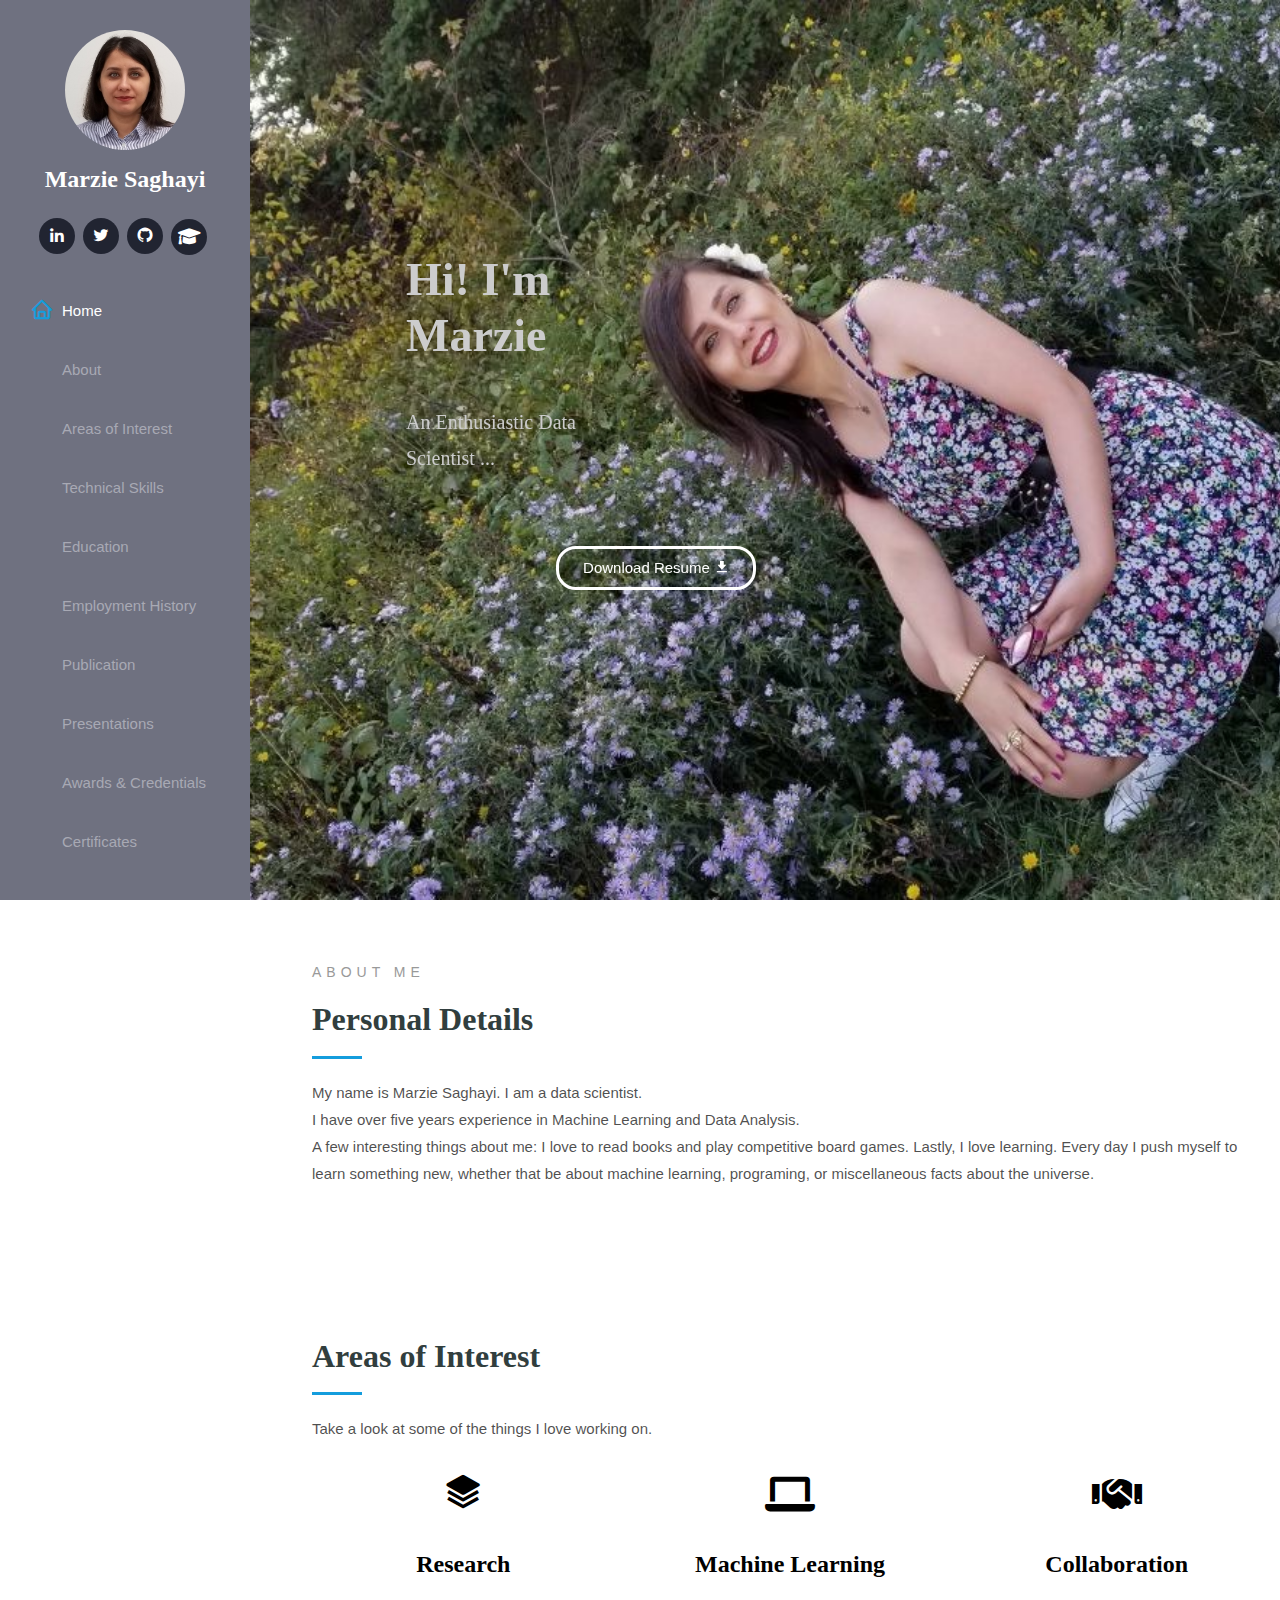
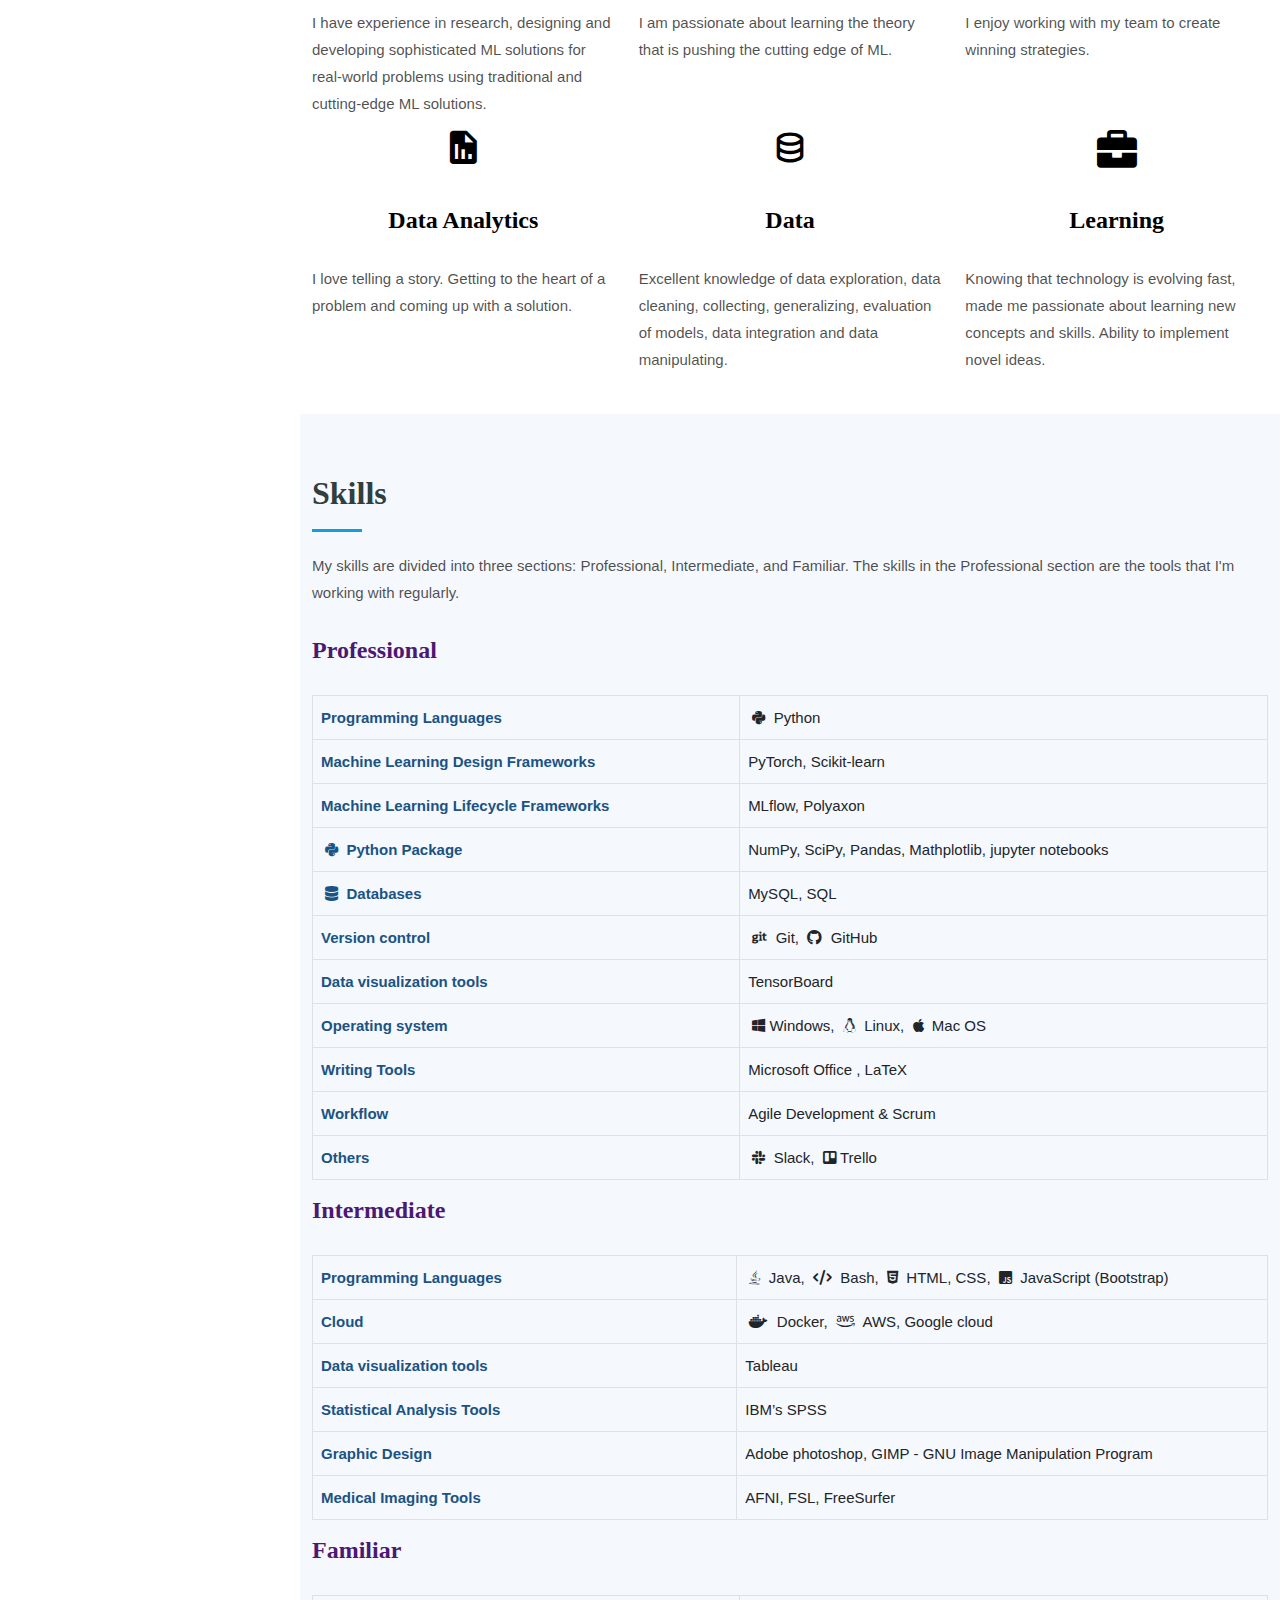
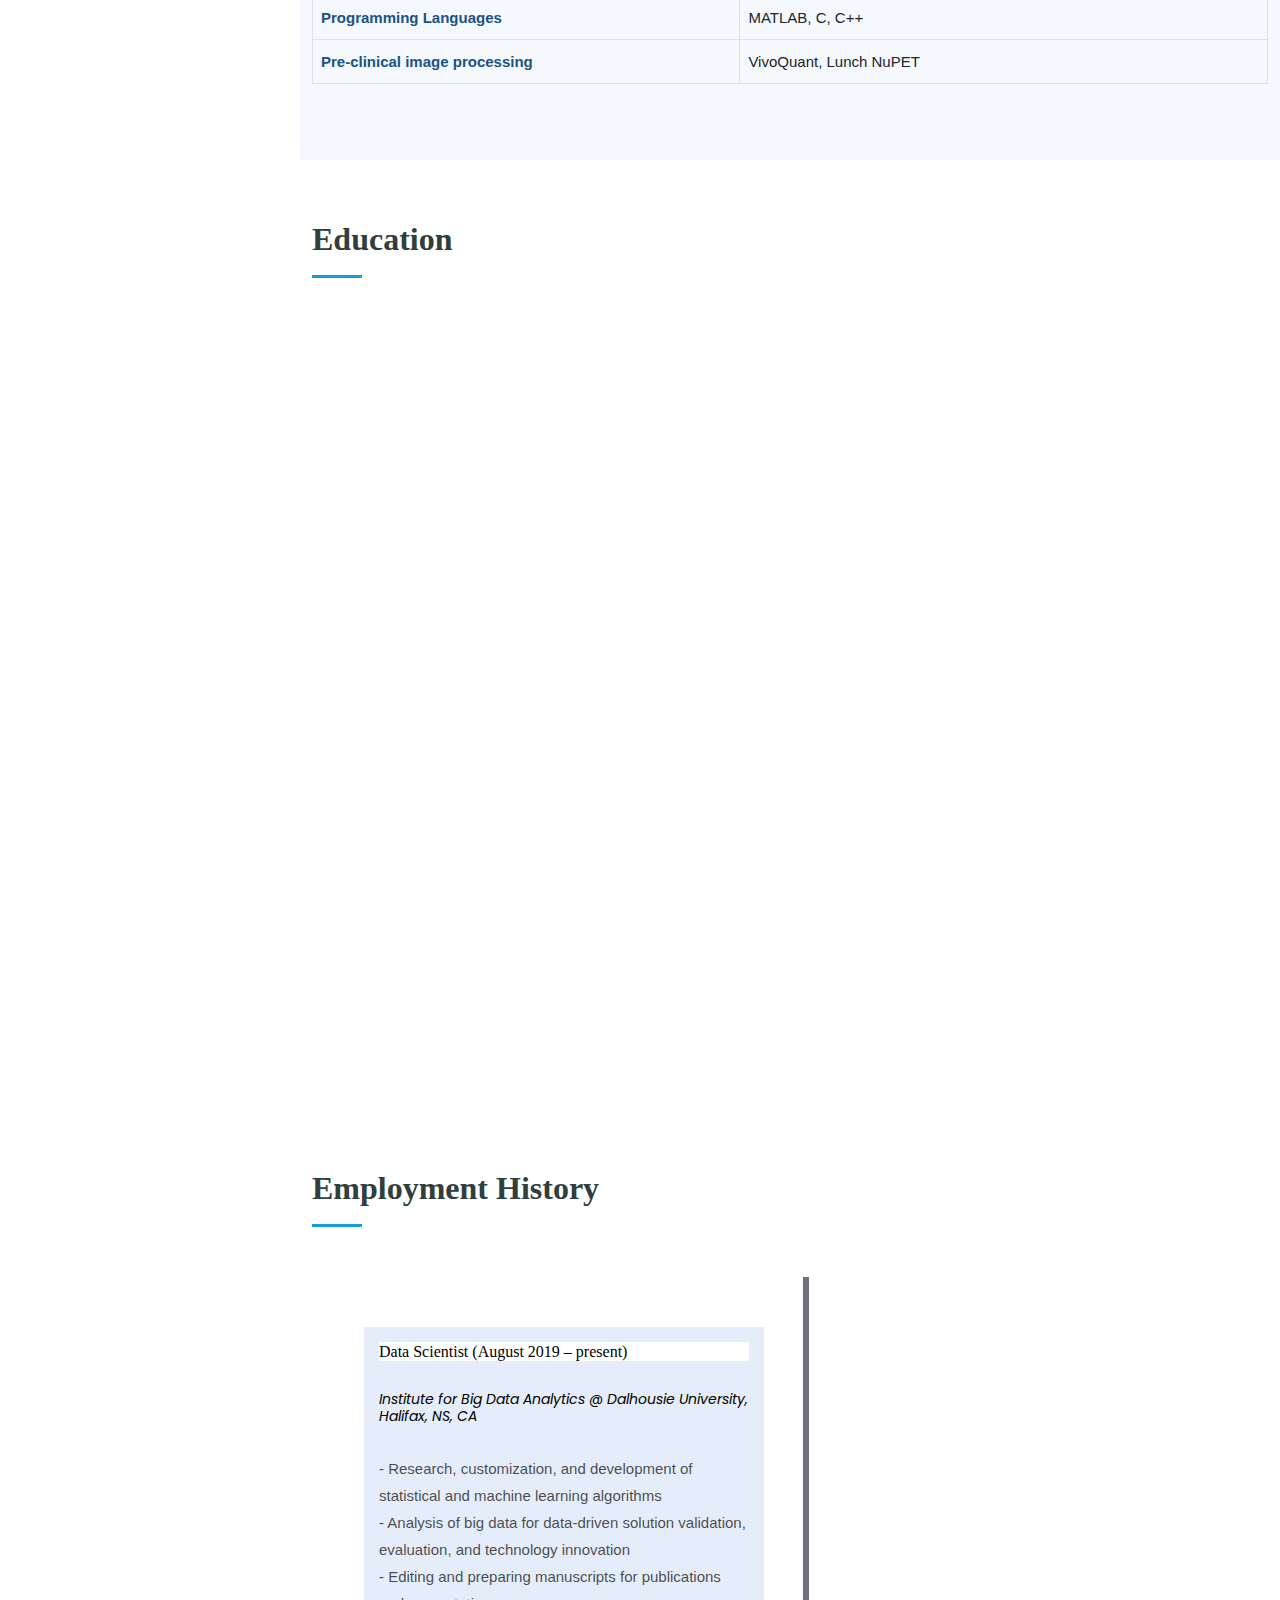
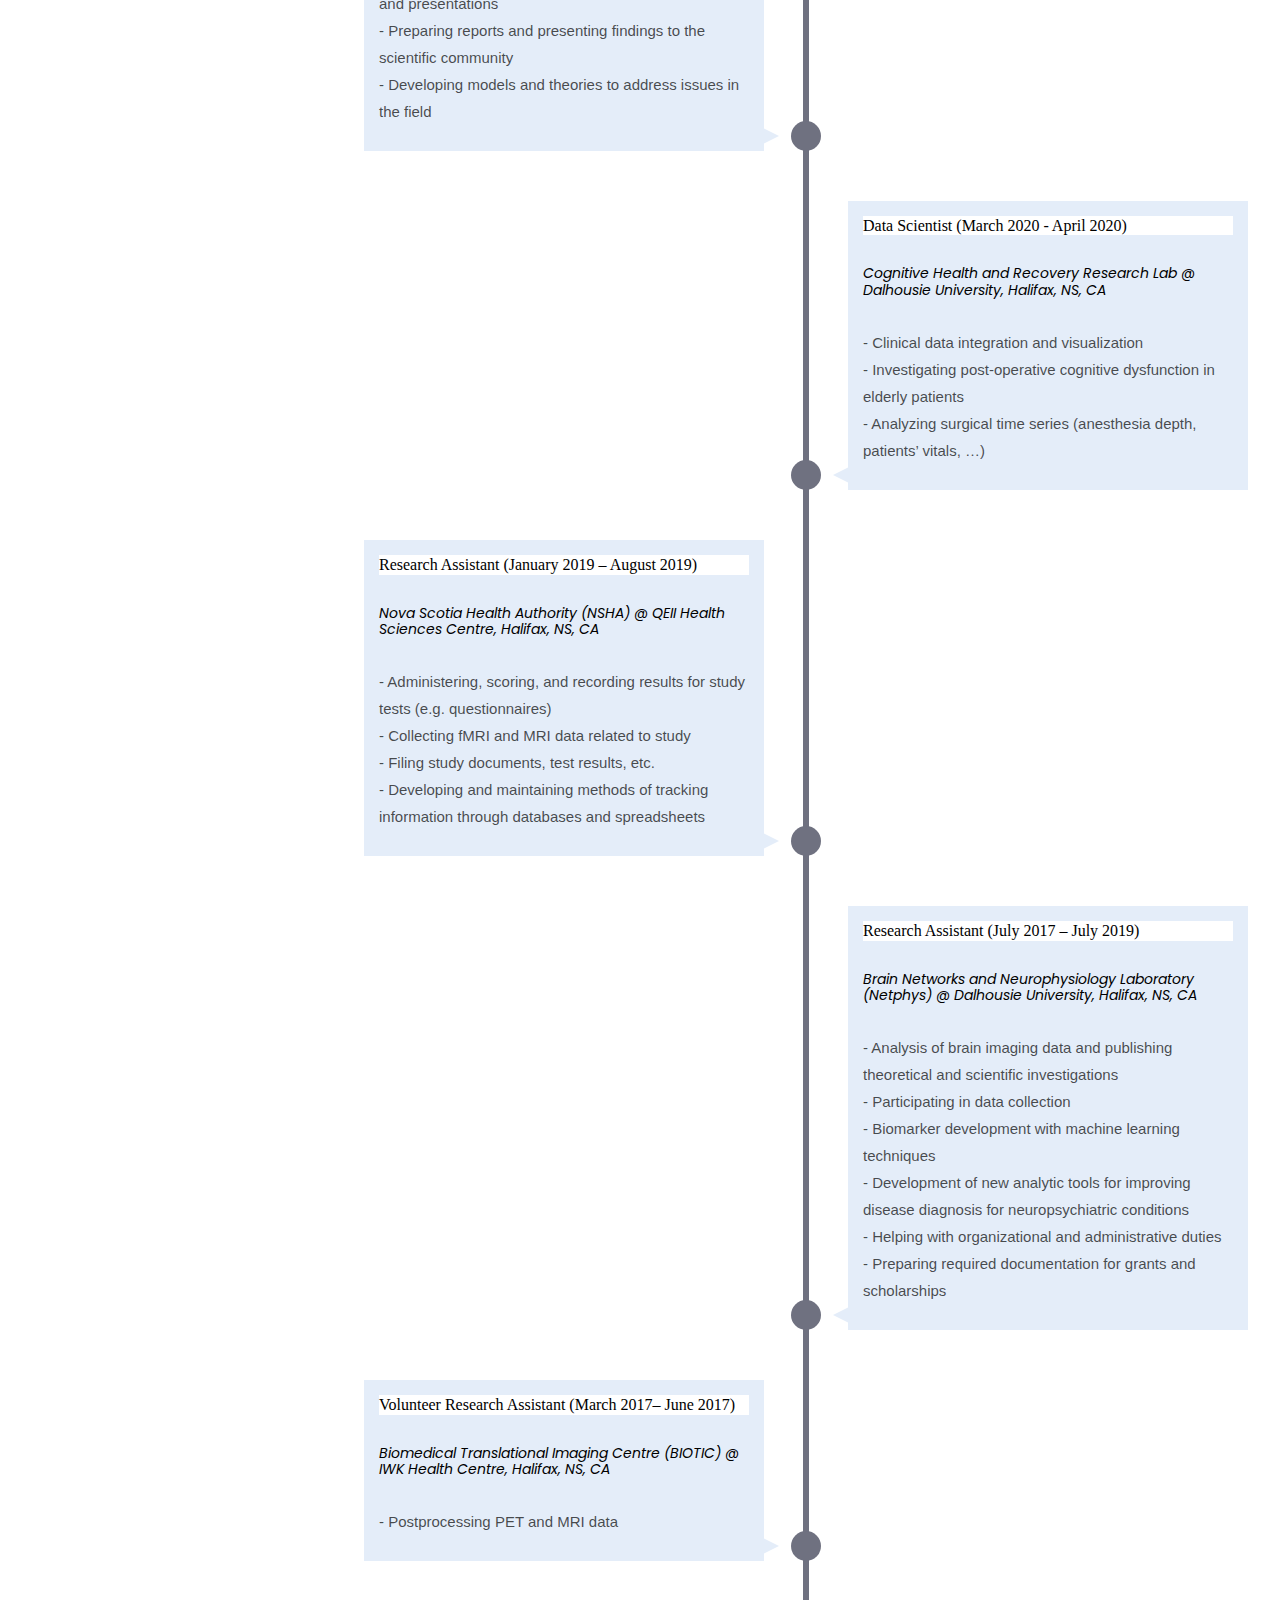
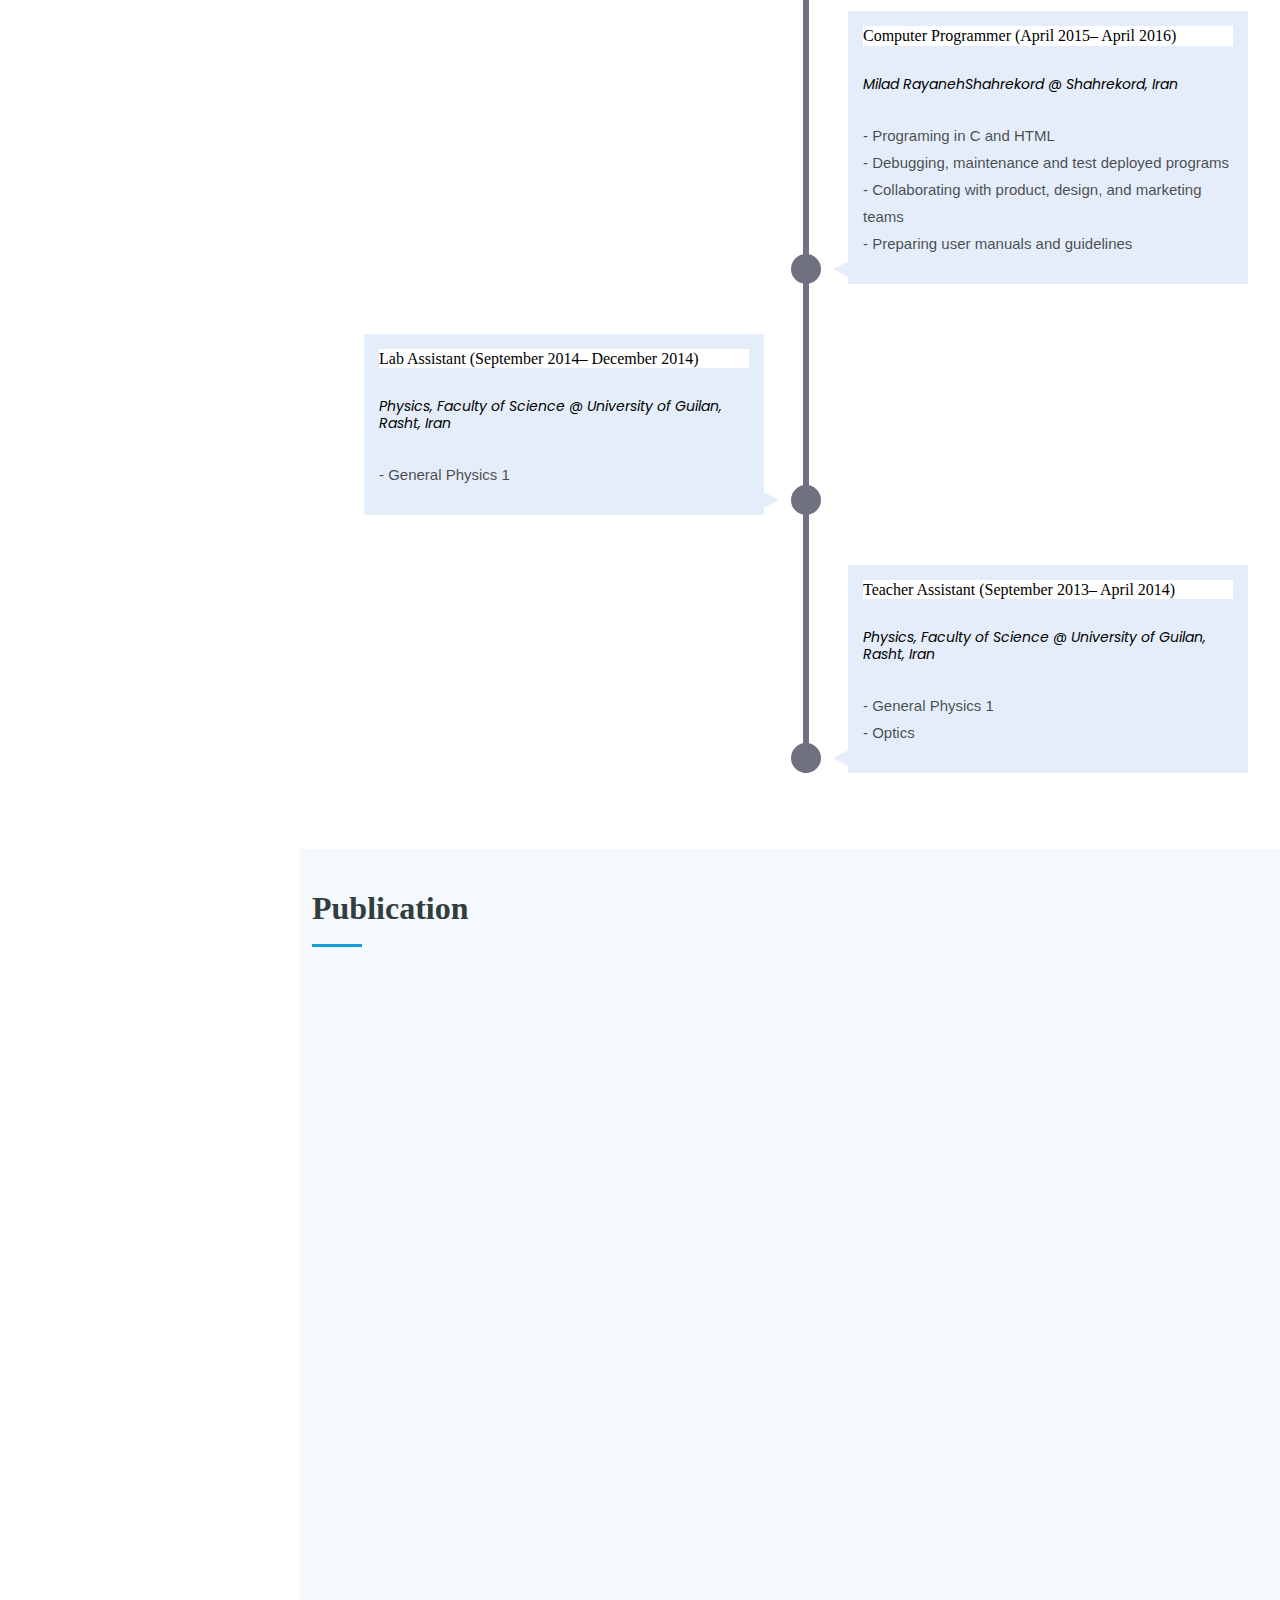
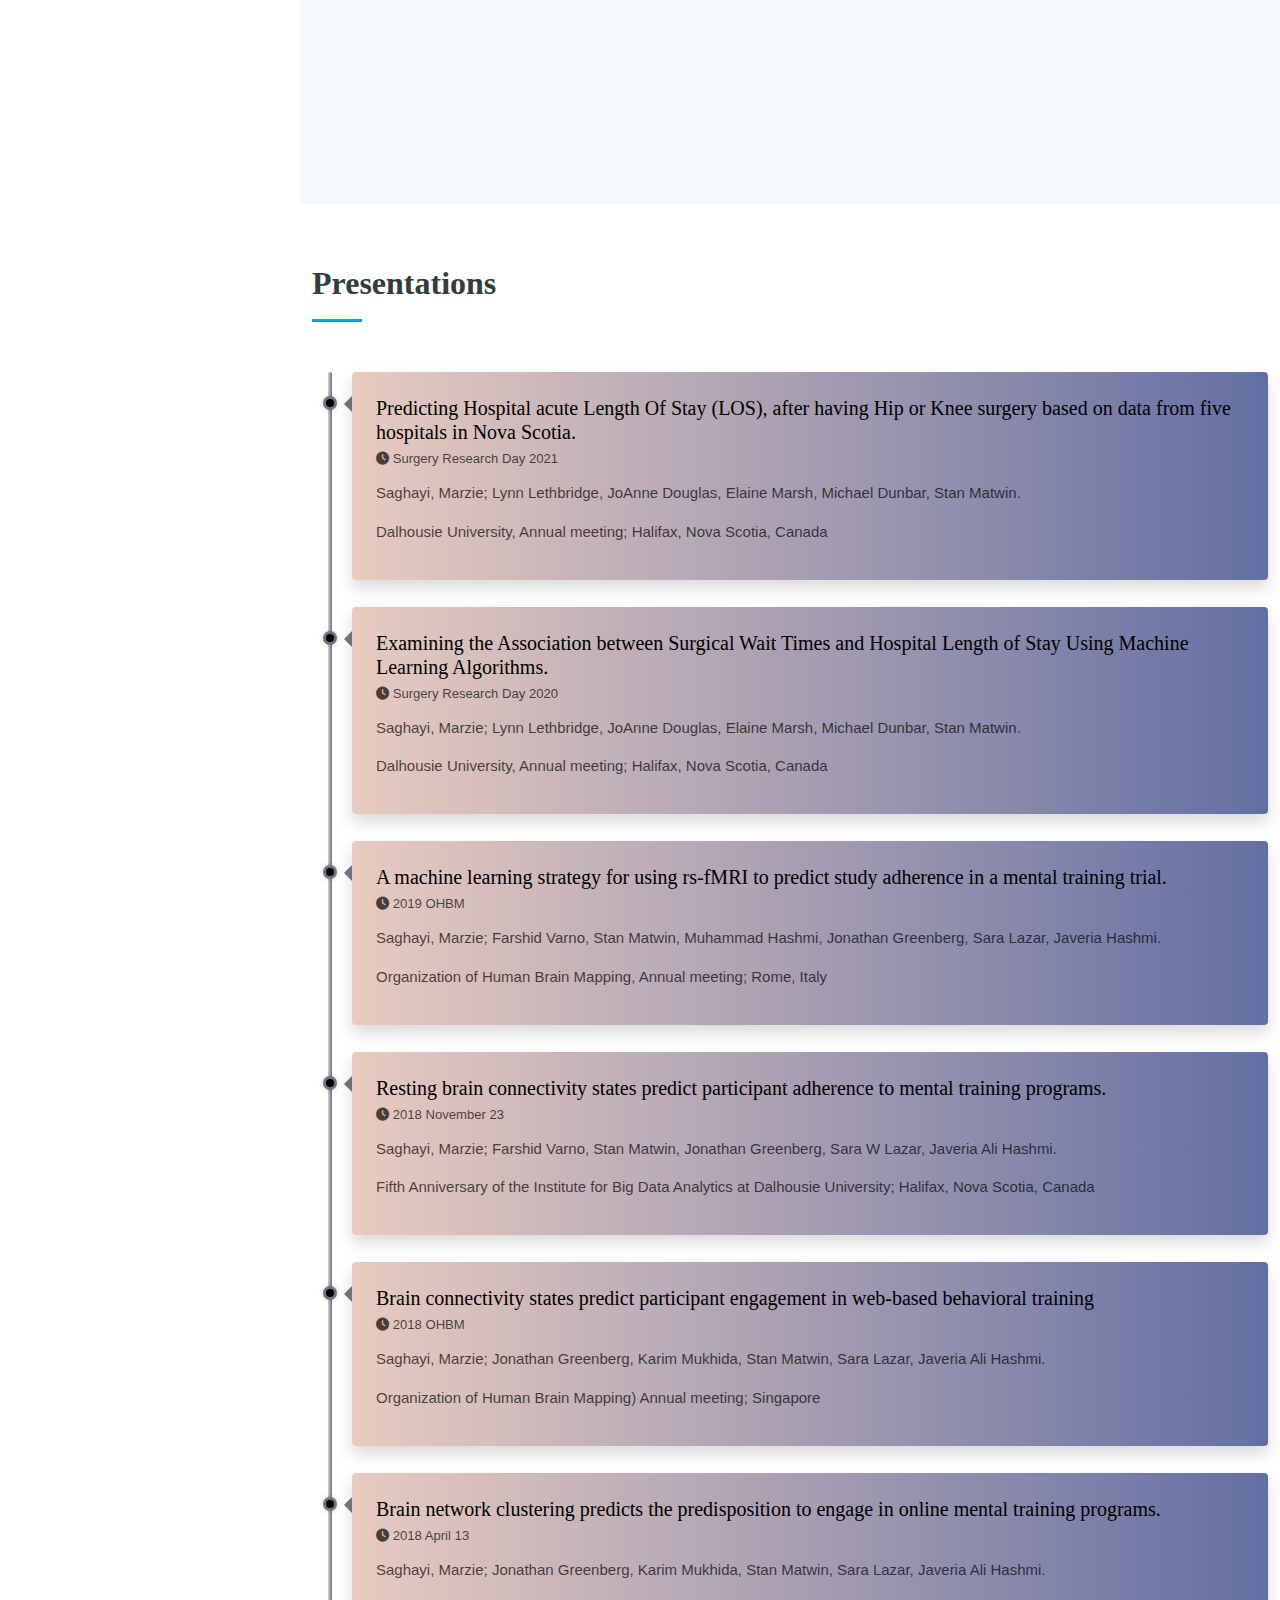
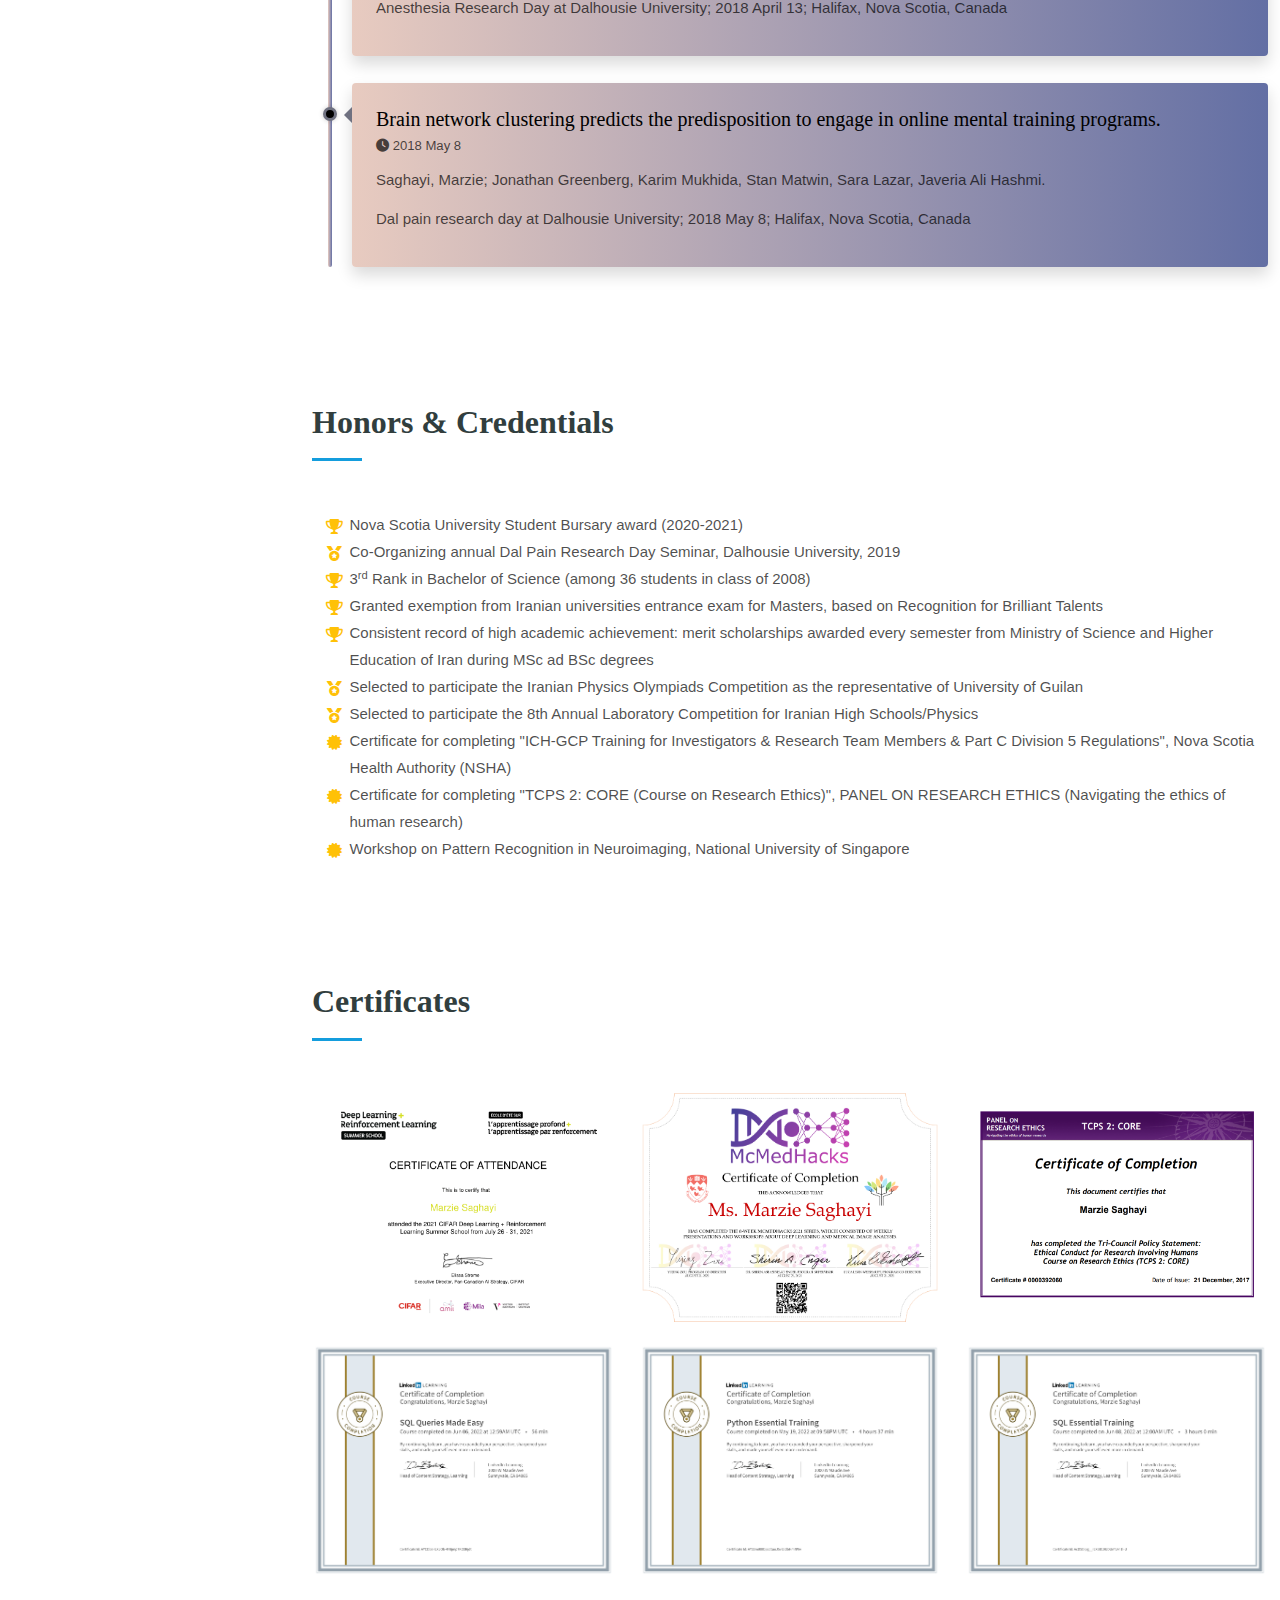
<file: index.html>
<!DOCTYPE html>
<html lang="en">

<head>
  <meta charset="utf-8">
  <meta content="width=device-width, initial-scale=1.0" name="viewport">

  <title>personal website - Index</title>
  <meta name="viewport" content="width=device-width, initial-scale=1">
  <meta name="description" content="Resume website">
  <meta name="keywords" content="">
  <meta name="author" content="">
  <meta name="viewport" content="width=device-width, initial-scale=1">


    
  <!-- Facebook and Twitter integration -->
	<meta property="og:title" content="">
	<meta property="og:image" content="">
	<meta property="og:url" content="">
	<meta property="og:site_name" content="">
	<meta property="og:description" content="">
	<meta name="twitter:title" content="">
	<meta name="twitter:image" content="">
	<meta name="twitter:url" content="">
	<meta name="twitter:card" content="">


  <!-- Google Fonts -->
  <link href="https://fonts.googleapis.com/css?family=Open+Sans:300,300i,400,400i,600,600i,700,700i|Raleway:300,300i,400,400i,500,500i,600,600i,700,700i|Poppins:300,300i,400,400i,500,500i,600,600i,700,700i" rel="stylesheet">

  <!-- Icons -->
  <link rel="stylesheet" href="https://cdnjs.cloudflare.com/ajax/libs/font-awesome/4.7.0/css/font-awesome.min.css">
  <link href="assets/fontawesome/css/all.css" rel="stylesheet">


  <!-- Vendor CSS Files -->
  <link href="assets/vendor/aos/aos.css" rel="stylesheet">
  <link href="assets/vendor/bootstrap/css/bootstrap.min.css" rel="stylesheet">
  <link href="assets/vendor/bootstrap-icons/bootstrap-icons.css" rel="stylesheet">
  <link href="assets/vendor/boxicons/css/boxicons.min.css" rel="stylesheet">
  <link href="assets/vendor/glightbox/css/glightbox.min.css" rel="stylesheet">
  <link href="assets/vendor/swiper/swiper-bundle.min.css" rel="stylesheet">

  <!-- Template Main CSS File -->
  <link href="assets/css/style.css" rel="stylesheet">


</head>

<body>

  <!-- ======= Mobile nav toggle button ======= -->
  <i class="bi bi-list mobile-nav-toggle d-xl-none"></i>

  <!-- ======= Header ======= -->
  <header id="header">
    <div class="d-flex flex-column">

      <div class="profile">
        <img src="assets/img/profile-img.jpg" class="circular"/>
        <h1 class="text-light"><a href="index.html">Marzie Saghayi</a></h1>
        <div class="social-links mt-4 text-center">
          <a href="https://www.linkedin.com/in/marzie-saghayi/" class="linkedin"><i class="bx bxl-linkedin"></i></a>
          <a href="https://twitter.com/MSaghayi" class="twitter"><i class="bx bxl-twitter"></i></a>
          <a href="https://github.com/saghayi" class="github"><i class="bx bxl-github"></i></a>
          <a href="https://scholar.google.com/citations?user=cJPcnYIAAAAJ&hl=en" class="GoogleScholar"><i class="fas fa-graduation-cap"></i></a>
        </div>
      </div>

      <nav id="navbar" class="nav-menu navbar">
        <ul>
          <li><a href="#hero" class="nav-link scrollto active"><i class="bx bx-home"></i> <span>Home</span></a></li>
          <li><a href="#about" class="nav-link scrollto"><i class="bx bx-user"></i> <span>About</span></a></li>
          <li><a href="#aio" class="nav-link scrollto"><i class="bx bx-bar-chart-alt-2"></i> <span>Areas of Interest</span></a></li>
          <li><a href="#skills" class="nav-link scrollto"><i class="bx bx-server"></i> <span>Technical Skills</span></a></li>
          <li><a href="#education" class="nav-link scrollto"><i class="bx bxs-graduation"></i> <span>Education</span></a></li>
          <li><a href="#timeline" class="nav-link scrollto"><i class="bx bxs-book-bookmark"></i> <span>Employment History</span></a></li>
          <li><a href="#publication" class="nav-link scrollto"><i class="bx bx-file-blank"></i> <span>Publication</span></a></li>
          <li><a href="#presentation" class="nav-link scrollto"><i class="bx bx-book-content"></i> <span>Presentations</span></a></li>
          <li><a href="#award" class="nav-link scrollto"><i class="bx bxs-award"></i> <span>Awards & Credentials</span></a></li>
          <li><a href="#certificate" class="nav-link scrollto"><i class="bx bxs-notepad"></i> <span>Certificates</span></a></li>

<!--          <li><a href="#blog" class="nav-link scrollto"><i class="bx bx-list-ul"></i> <span>Blog</span></a></li>-->
<!--          <li><a href="#contact" class="nav-link scrollto"><i class="bx bx-envelope"></i> <span>Contact</span></a></li>-->
          </ul>
      </nav><!-- .nav-menu -->
    </div>
      
  </header><!-- End Header -->

    
  <!-- ======= Hero Section ======= -->
  <section id="hero" class="d-flex flex-column justify-content-center align-items-center">
    <div class="flexslider js-fullheight" data-aos="fade-in"  >
        <ul class="slides">
            <div class="overlay"></div>
            <div class="container-fluid">
                <div class="row">
                    <div class="col-md-6 col-md-offset-3 col-md-pull-3 col-sm-12 col-xs-12 js-fullheight slider-text animated fadeInUp" style="height: 520px;">
                        <div class="slider-text-inner js-fullheight" style="height: 520px;">
                            <div class="desc">
                                <h1 style="color:#cccccc;">Hi! I'm <br>Marzie</h1>
                                <p style="color:#cccccc;">An Enthusiastic Data Scientist ...</p>
                                <a href="https://github.com/saghayi/saghayi.github.io/raw/master/assets/file/MarzieSaghayi.pdf" download="MarzieSaghayi.pdf" class="btn">Download Resume <i class="bx bxs-download"></i></a>
                            </div>
                        </div>
                    </div>
                </div>
            </div>
        </ul>
    </div>
  </section><!-- End Hero -->

    

    

    
  <main id="main">

    <!-- ======= About Section ======= -->
    <section id="about" class="about">
      <div class="container">

        <div class="section-title">
          <span class="heading-meta">About Me</span>
          <h2>Personal Details</h2>
          <p>My name is Marzie Saghayi. I am a data scientist.</p>
          <p>I have over five years experience in Machine Learning and Data Analysis. </p>
          <p>A few interesting things about me: I love to read books and play competitive board games. Lastly, I love learning. Every day I push myself to learn something new, whether that be about machine learning, programing, or miscellaneous facts about the universe.</p>
        </div>
      </div>
    </section>


    <!-- End home-about Area -->

    <!-- ======= Area of interest Section ======= -->
    <section id="aio" class="aio">
      <div class="container">

        <div class="section-title">
          <h2>Areas of Interest</h2>
          <p>Take a look at some of the things I love working on.</p>
        </div>
					<div class="row">
						<div class="col-lg-4 col-md-6">
							<div class="single-services">
                                <h1 class="text-center"> <i class="bx bxs-layer"></i></h1>
                                <h4 class="text-center"> <strong>Research</strong></h4>
								<p>I have experience in research, designing and developing sophisticated ML solutions for real-world problems using traditional and cutting-edge ML solutions.</p>
							</div>
						</div>

						<div class="col-lg-4 col-md-6">
							<div class="single-services">
                                <h1 class="text-center"> <i class="fa fa-laptop"></i></h1>
                                <h4 class="text-center"> <strong>Machine Learning</strong></h4>
								<p>I am passionate about learning the theory that is pushing the cutting edge of ML.</p>
							</div>
						</div>
	
						<div class="col-lg-4 col-md-6">
							<div class="single-services">
								<span class="lnr lnr-laptop-phone"></span>
                                <h1 class="text-center"> <i class="fa fa-handshake-o"></i></h1>
                                <h4 class="text-center"> <strong>Collaboration</strong></h4>
								<p>I enjoy working with my team to create winning strategies.</p>
							</div>
						</div>
                        
						<div class="col-lg-4 col-md-6">
							<div class="single-services">
								<span class="lnr lnr-chart-bars"></span>
                                <h1 class="text-center"> <i class="bx bxs-report"></i></h1>
                                <h4 class="text-center"> <strong>Data Analytics</strong></h4>
								<p>I love telling a story. Getting to the heart of a problem and coming up with a solution.</p>
							</div>
						</div>
                        
                        
						<div class="col-lg-4 col-md-6">
							<div class="single-services">
								<span class="lnr lnr-laptop-phone"></span>
                                <h1 class="text-center"> <i class="bx bx-data"></i></h1>
                                <h4 class="text-center"> <strong>Data</strong></h4>
								<p>Excellent knowledge of data exploration, data cleaning, collecting, generalizing, evaluation of models, data integration and data manipulating.</p>
							</div>
						</div>
                        
                        
						<div class="col-lg-4 col-md-6">
							<div class="single-services">
								<span class="lnr lnr-laptop-phone"></span>
                                <h1 class="text-center"> <i class="fa fa-briefcase"></i></h1>
                                <h4 class="text-center"> <strong>Learning</strong></h4>
								<p>Knowing that technology is evolving fast, made me passionate about learning new concepts and skills. Ability to implement novel ideas. </p>
							</div>
						</div>
					</div>
				</div>
        </section>
    <!-- End  Area of interests -->

          
    <!-- ======= Skills Section ======= -->
    <section id="skills" class="skills section-bg">
      <div class="container">

        <div class="section-title">
          <h2>Skills</h2>               
          <p>My skills are divided into three sections: Professional, Intermediate, and Familiar. The skills in the Professional section are the tools that I'm working with regularly.</p>
        </div>
          <div class="col-md-12">
							<h4 style="color:#4C1872"><strong>Professional</strong></h4>
							<table class="table table-bordered table-hover">
								<tbody><tr>
								  <th style="color:#1A5384">Programming Languages</th>
								  <td> &nbsp;<i class="fab fa-python" aria-hidden="true"></i>&nbsp;  Python
								</td></tr>
                                
                                <tr>
								  <th style="color:#1A5384">Machine Learning Design Frameworks</th>
								  <td>PyTorch, Scikit-learn
								  </td>
								</tr>
                                    
                               <tr>
								  <th style="color:#1A5384">Machine Learning Lifecycle Frameworks</th>
								  <td>MLflow, Polyaxon
								  </td>
								</tr>
                                    
								<tr>
                                  <th style="color:#1A5384"> &nbsp;<i class="fab fa-python" aria-hidden="true"></i>&nbsp; Python Package</th>
								  <td>NumPy, SciPy, Pandas, Mathplotlib, jupyter notebooks
								  </td>
								</tr>
                                    
                                    
                                    
								<tr>
								  <th style="color:#1A5384">&nbsp;<i class="fas fa-database"></i>&nbsp; Databases</th>
								  <td>
									MySQL, SQL
								  </td>
								</tr>
								<tr>
								  <th style="color:#1A5384">Version control</th>
								  <td> &nbsp;<i class="fab fa-git"></i>&nbsp; Git, 
									&nbsp;<i class="fab fa-github" aria-hidden="true"></i>&nbsp; GitHub								</tr>
                                
                                <tr>
								  <th  style="color:#1A5384">Data visualization tools</th>
								  <td>
									TensorBoard
								  </td>
								</tr>
								<tr>
								  <th style="color:#1A5384">Operating system</th>
								  <td> &nbsp;<i class="fab fa-windows" aria-hidden="true"></i>&nbsp;Windows,
									&nbsp;<i class="fab fa-linux" aria-hidden="true"></i>&nbsp; Linux,                               &nbsp;<i class="fa-brands fa-apple" aria-hidden="true"></i>&nbsp; Mac OS
                                    </td>
								</tr>
								<tr>
								  <th style="color:#1A5384">Writing Tools</th>
								  <td>Microsoft Office , LaTeX</td>
								</tr>
								<tr>
								  <th style="color:#1A5384">Workflow</th>
								  <td>Agile Development &amp; Scrum</td>
								</tr>
								<tr>
									<th style="color:#1A5384">Others</th>
									<td> &nbsp;<i class="fab fa-slack" aria-hidden="true"></i>&nbsp; Slack, 
									  &nbsp;<i class="fab fa-trello" aria-hidden="true"></i>&nbsp;Trello </td>
								  </tr>
							</tbody></table>
						</div>

          
          
                    <div class="col-md-12">
                            <h4 style="color:#4C1872"><strong>Intermediate</strong></h4>
							<table class="table table-bordered table-hover">
								<tbody><tr>
								  <th style="color:#1A5384">Programming Languages &emsp;&emsp;&emsp;&emsp;&emsp;&emsp;&emsp;&emsp;&emsp;&emsp;</th>
								  <td> &nbsp;<i class="fab fa-java" aria-hidden="true"></i>&nbsp; Java, 
                                      &nbsp;<i class="fa-solid fa-code" aria-hidden="true"></i>&nbsp; Bash,
                                      &nbsp;<i class="fab fa-html5" aria-hidden="true"></i>&nbsp; HTML, CSS, 
                                      &nbsp;<i class="fab fa-js-square"></i>&nbsp; JavaScript (Bootstrap)
                                    </td>                            
								</tr>
                                    
								<tr>
                                    <th style="color:#1A5384">Cloud</th>
                                    <td>&nbsp;<i class="fab fa-docker" aria-hidden="true"></i>&nbsp; Docker,
                                        &nbsp;<i class="fab fa-aws" aria-hidden="true"></i>&nbsp; AWS, 
                                        Google cloud
                                    </td>
								</tr>

                                <tr>
								  <th  style="color:#1A5384">Data visualization tools</th>
								  <td>
									Tableau
								  </td>
								</tr>
                                    
								<tr>
								  <th  style="color:#1A5384">Statistical Analysis Tools</th>
								  <td>
									IBM’s SPSS
								  </td>
								</tr>
                                    
								<tr>
								  <th  style="color:#1A5384">Graphic Design</th>
								  <td>Adobe photoshop, GIMP - GNU Image Manipulation Program</td>
								</tr>
                                    
                                								<tr>
								<th  style="color:#1A5384">Medical Imaging Tools</th>
								  <td>AFNI, FSL, FreeSurfer</td>
								</tr>
				
                                    
							</tbody></table>
						</div>
          
          
          
          
          
                    <div class="col-md-12">
                            <h4 style="color:#4C1872"><strong>Familiar</strong></h4>
							<table class="table table-bordered table-hover">
								<tbody><tr>
								  <th style="color:#1A5384">Programming Languages</th>
								  <td> MATLAB, C, C++
                                    </td>                            
								</tr>
                                    
								<tr>
                                    <th style="color:#1A5384">Pre-clinical image processing</th>
                                    <td>VivoQuant, Lunch NuPET &emsp;&emsp;&emsp;&emsp;&emsp;&emsp;
                                    </td>
								</tr>

                                    
							</tbody></table>
						</div> 
						
      </div>
    </section>
    <!-- End Skills Section -->

      
      
    <!-- ======= Education Section ======= -->
    <section id="education" class="education">
      <div class="container">

        <div class="section-title">
          <h2>Education</h2>
        </div>

        <div class="row">
          <div class="col-lg-12" data-aos="fade-up">

            <div class="education-item">
              <h4>Alumni Associate in Production Support and Site Reliability Engineering (SRE)</h4>
              <h5>May 2022–June 2022</h5>
              <p><em>Wiley Edge (formerly Mthree)</em></p>
            </div>

            <div class="education-item">
              <h4>DLRL Summer School</h4>
              <h5>July 2021–July 2021</h5>
              <p><em>Mila - Quebec Artificial Intelligence Institute, Montreal, Canada</em></p>
            </div>
        
              
            <div class="education-item">
              <h4>McMedHacks Summer School</h4>
              <h5>June 2021–July 2021</h5>
              <p><em>Deep Learning and Medical Image Analysis @ McGill University, Montreal, Canada</em></p>
            </div>
              
              
            <div class="education-item">
              <h4>Graduate Studies Program</h4>
              <h5>September 2020 – April 2021</h5>
              <p><em>Computer Science @ Dalhousie University, Halifax, Canada</em></p>
            </div>
              
              
            <div class="education-item">
              <h4>Master of Science in Physics</h4>
              <h5>September 2012 – February 2015</h5>
              <p><em>Research on Medical Imaging Devices @ University of Guilan, Rasht, Iran</em></p>
            </div>
              
            <div class="education-item">
              <h4>Bachelor of Science in Physics</h4>
              <h5>September 2008 – July 2012</h5>
              <p><em>University of Guilan, Rasht, Iran</em></p>
            </div>
            </div>
          </div>

      </div>
    </section>
    <!-- End Education Section -->

      
    <!-- ======= Experience Section ======= -->
    <section id="timeline" class="timeline">
        <div class="container">
            <div class="section-title">
            <h2>Employment History</h2>
            </div>
        
            <ul>
                <li>
                    <div>
                        <h5>Data Scientist (August 2019 – present)</h5>
                        <h6>Institute for Big Data Analytics @ Dalhousie University, Halifax, NS, CA</h6>
                        <p>
- Research, customization, and development of statistical and machine learning algorithms<br>
- Analysis of big data for data-driven solution validation, evaluation, and technology innovation<br>
- Editing and preparing manuscripts for publications and presentations<br>
- Preparing reports and presenting findings to the scientific community<br>
- Developing models and theories to address issues in the field
                        </p>
                    </div>
                </li>
     
                <li>
                    <div>
                        <h5>Data Scientist (March 2020 - April 2020)</h5>
                        <h6>Cognitive Health and Recovery Research Lab @ Dalhousie University, Halifax, NS, CA</h6>
                        <p>
- Clinical data integration and visualization<br>
- Investigating post-operative cognitive dysfunction in elderly patients<br>
- Analyzing surgical time series (anesthesia depth, patients’ vitals, …) <br>
                        </p>
                    </div>
                </li>
            
                <li>
                    <div>
                        <h5>Research Assistant (January 2019 – August 2019)</h5>
                        <h6>Nova Scotia Health Authority (NSHA) @ QEII Health Sciences Centre, Halifax, NS, CA</h6>
                        <p>
- Administering, scoring, and recording results for study tests (e.g. questionnaires)<br>
- Collecting fMRI and MRI data related to study<br>
- Filing study documents, test results, etc.<br>
- Developing and maintaining methods of tracking information through databases and spreadsheets<br>
                        </p>
                    </div>
                </li>
                
                
                <li>
                    <div>
                        <h5>Research Assistant (July 2017 – July 2019)</h5>
                        <h6>Brain Networks and Neurophysiology Laboratory (Netphys) @ Dalhousie University, Halifax, NS, CA</h6>
                        <p>
- Analysis of brain imaging data and publishing theoretical and scientific investigations<br>
- Participating in data collection<br>
- Biomarker development with machine learning techniques<br>
- Development of new analytic tools for improving disease diagnosis for neuropsychiatric conditions<br>
- Helping with organizational and administrative duties<br>
- Preparing required documentation for grants and scholarships<br>
                        </p>
                    </div>
                </li>
                
                <li>
                    <div>
                        <h5>Volunteer Research Assistant (March 2017– June 2017)</h5>
                        <h6>Biomedical Translational Imaging Centre (BIOTIC) @ IWK Health Centre, Halifax, NS, CA</h6>
                        <p>
- Postprocessing PET and MRI data<br>
                        </p>
                    </div>
                </li>
                
                
                <li>
                    <div>
                        <h5>Computer Programmer (April 2015– April 2016)</h5>
                        <h6>Milad RayanehShahrekord @ Shahrekord, Iran</h6>
                        <p>
- Programing in C and HTML<br>
- Debugging, maintenance and test deployed programs <br>
- Collaborating with product, design, and marketing teams<br>
- Preparing user manuals and guidelines<br>
                        </p>
                    </div>
                </li>
                
                
                <li>
                    <div>
                        <h5>Lab Assistant (September 2014– December 2014)</h5>
                        <h6>Physics, Faculty of Science @ University of Guilan, Rasht, Iran</h6>
                        <p>
- General Physics 1<br>
                        </p>
                    </div>
                </li>
                
                
                
                <li>
                    <div>
                        <h5>Teacher Assistant (September 2013– April 2014)</h5>
                        <h6>Physics, Faculty of Science @ University of Guilan, Rasht, Iran</h6>
                        <p>
- General Physics 1<br>
- Optics<br>
                        </p>
                    </div>
                </li>
                
                
            </ul>
        </div>
    </section>
      
    <!-- End Experience Section -->

      
    <!-- ======= Publication Section ======= -->
    <section id="publication" class="publication section-bg">
      <div class="container">
          <div class="col-lg-12 mx-auto">


        <div class="section-title">
          <h2>Publication</h2>
        </div>


<!--        <div class="row">-->
<!--          <div class="col-lg-12 d-flex justify-content-center">-->
<!--            <ul id="publication-flters">-->
<!--              <li data-filter="*" class="filter-active">All</li>-->
<!--              <li data-filter=".filter-pat" >Patent</li>-->
<!--              <li data-filter=".filter-ja">Journal Articles</li>-->
<!--              <li data-filter=".filter-wp">Working Papers</li>-->
<!--            </ul>-->
<!--          </div>-->
<!--        </div>-->

        <div class="row publication-container" data-aos="fade-up" data-aos-delay="100">

          <div class="col-lg-4 col-md-6" data-id=publication-item data-type=filter-pat>
            <div class="publication-wrap">
              <img src="assets/img/portfolio/portfolio-1.jpg" class="img-fluid" alt="">
              <div class="publication-links">
                <a href="assets/img/portfolio/portfolio-1.jpg" data-gallery="portfolioGallery" class="publication-lightbox" title="Patent 1"><i class="bx bx-plus"></i></a>
                <a href="https://patentimages.storage.googleapis.com/67/01/35/6d8252851d1a1a/WO2020225772A1.pdf" title="More Details"><i class="bx bx-link"></i></a>
              </div>
            </div>
          </div>

          <div class="col-lg-4 col-md-6 publication-item filter-ja">
            <div class="publication-wrap">
              <img src="assets/img/portfolio/portfolio-2.jpg" class="img-fluid" alt="">
              <div class="publication-links">
                <a href="assets/img/portfolio/portfolio-2.jpg" data-gallery="portfolioGallery" class="publication-lightbox" title="Journal Articles 1"><i class="bx bx-plus"></i></a>
                <a href="https://arxiv.org/pdf/1905.10698.pdf" title="More Details"><i class="bx bx-link"></i></a>
              </div>
            </div>
          </div>

          <div class="col-lg-4 col-md-6 publication-item filter-ja">
            <div class="publication-wrap">
              <img src="assets/img/portfolio/portfolio-3.jpg" class="img-fluid" alt="">
              <div class="publication-links">
                <a href="assets/img/portfolio/portfolio-3.jpg" data-gallery="portfolioGallery" class="publication-lightbox" title="Journal Articles 2"><i class="bx bx-plus"></i></a>
                <a href="https://direct.mit.edu/netn/article/4/3/528/95829" title="More Details"><i class="bx bx-link"></i></a>
              </div>
            </div>
          </div>

          <div class="col-lg-4 col-md-6 publication-item filter-wp">
            <div class="publication-wrap">
              <img src="assets/img/portfolio/portfolio-4.jpg" class="img-fluid" alt="">
              <div class="publication-links">
                <a href="assets/img/portfolio/portfolio-4.jpg" data-gallery="portfolioGallery" class="publication-lightbox" title="Working Papers 1"><i class="bx bx-plus"></i></a>
                <a href="publication-details.html" title="More Details"><i class="bx bx-link"></i></a>
              </div>
            </div>
          </div>

          <div class="col-lg-4 col-md-6 portfolio-item filter-wp">
            <div class="publication-wrap">
              <img src="assets/img/portfolio/portfolio-5.jpg" class="img-fluid" alt="">
              <div class="publication-links">
                <a href="assets/img/portfolio/portfolio-5.jpg" data-gallery="portfolioGallery" class="publication-lightbox" title="Working Papers 2"><i class="bx bx-plus"></i></a>
                <a href="publication-details2.html" title="More Details"><i class="bx bx-link"></i></a>
              </div>
            </div>
          </div>



              </div>

        </div>

      </div>
    </section>

    <!-- End publication Section -->
      
      
    <!-- ======= presentation Section ======= -->
    <section id="presentation" class="presentation">
        <div class="container">
             <div class="section-title">
                <h2>Presentations</h2>
            </div>

            <div class="row">
            <div class="col-lg-12 mx-auto">
                
                <!-- Timeline -->
                <ul class="timeline">
                    <li class="timeline-item  rounded ml-3 p-4 shadow">
                        <div class="timeline-arrow"></div>
                        <h2 class="h5 mb-0">Predicting Hospital acute Length Of Stay (LOS), after having Hip or Knee surgery based on data from five hospitals in Nova Scotia.</h2><span class="small text-gray"><i class="fa fa-clock-o mr-1"></i> Surgery Research Day 2021 </span>
                        <p class="text-small mt-2 font-weight-light">Saghayi, Marzie; Lynn Lethbridge, JoAnne Douglas, Elaine Marsh, Michael Dunbar, Stan Matwin. </p>
                        <p>Dalhousie University, Annual meeting; Halifax, Nova Scotia, Canada</p>
                    </li>
                    <br>
                    <li class="timeline-item  rounded ml-3 p-4 shadow">
                        <div class="timeline-arrow"></div>
                        <h2 class="h5 mb-0">Examining the Association between Surgical Wait Times and Hospital Length of Stay Using Machine Learning Algorithms.</h2><span class="small text-gray"><i class="fa fa-clock-o mr-1"></i> Surgery Research Day 2020</span>
                        <p class="text-small mt-2 font-weight-light">Saghayi, Marzie; Lynn Lethbridge, JoAnne Douglas, Elaine Marsh, Michael Dunbar, Stan Matwin. </p>
                        <p>Dalhousie University, Annual meeting; Halifax, Nova Scotia, Canada</p>
                    </li>
                    <br>

                    <li class="timeline-item  rounded ml-3 p-4 shadow">
                        <div class="timeline-arrow"></div>
                        <h2 class="h5 mb-0">A machine learning strategy for using rs-fMRI to predict study adherence in a mental training trial.</h2><span class="small text-gray"><i class="fa fa-clock-o mr-1"></i> 2019 OHBM </span>
                        <p class="text-small mt-2 font-weight-light">Saghayi, Marzie; Farshid Varno, Stan Matwin, Muhammad Hashmi, Jonathan Greenberg, Sara Lazar, Javeria Hashmi.</p>
                        <p>Organization of Human Brain Mapping, Annual meeting; Rome, Italy</p>
                    </li>
                    <br>
                    <li class="timeline-item  rounded ml-3 p-4 shadow">
                        <div class="timeline-arrow"></div>
                        <h2 class="h5 mb-0">Resting brain connectivity states predict participant adherence to mental training programs.</h2><span class="small text-gray"><i class="fa fa-clock-o mr-1"></i> 2018 November 23</span>
                        <p class="text-small mt-2 font-weight-light">Saghayi, Marzie; Farshid Varno, Stan Matwin, Jonathan Greenberg, Sara W Lazar, Javeria Ali Hashmi.</p>
                        <p> Fifth Anniversary of the Institute for Big Data Analytics at Dalhousie University; Halifax, Nova Scotia, Canada</p>
                    </li>
                    <br>
                    <li class="timeline-item  rounded ml-3 p-4 shadow">
                        <div class="timeline-arrow"></div>
                        <h2 class="h5 mb-0">Brain connectivity states predict participant engagement in web-based behavioral training</h2><span class="small text-gray"><i class="fa fa-clock-o mr-1"></i> 2018 OHBM</span>
                        <p class="text-small mt-2 font-weight-light">Saghayi, Marzie; Jonathan Greenberg, Karim Mukhida, Stan Matwin, Sara Lazar, Javeria Ali Hashmi. </p>
                        <p>Organization of Human Brain Mapping) Annual meeting; Singapore</p>
                    </li>
                    <br>
                    <li class="timeline-item  rounded ml-3 p-4 shadow">
                        <div class="timeline-arrow"></div>
                        <h2 class="h5 mb-0">Brain network clustering predicts the predisposition to engage in online mental training programs.</h2><span class="small text-gray"><i class="fa fa-clock-o mr-1"></i> 2018 April 13</span>
                        <p class="text-small mt-2 font-weight-light">Saghayi, Marzie; Jonathan Greenberg, Karim Mukhida, Stan Matwin, Sara Lazar, Javeria Ali Hashmi.</p>
                        <p>Anesthesia Research Day at Dalhousie University; 2018 April 13; Halifax, Nova Scotia, Canada</p>
                    </li>
                    <br>
                    <li class="timeline-item  rounded ml-3 p-4 shadow">
                        <div class="timeline-arrow"></div>
                        <h2 class="h5 mb-0">Brain network clustering predicts the predisposition to engage in online mental training programs.</h2><span class="small text-gray"><i class="fa fa-clock-o mr-1"></i> 2018 May 8</span>
                        <p class="text-small mt-2 font-weight-light">Saghayi, Marzie; Jonathan Greenberg, Karim Mukhida, Stan Matwin, Sara Lazar, Javeria Ali Hashmi.</p>
                        <p>Dal pain research day at Dalhousie University; 2018 May 8; Halifax, Nova Scotia, Canada</p>
                    </li>
                    
                    
                </ul><!-- End -->

            </div>
        </div>
        </div>
    </section>
      

      
    <!-- End presentation Section -->
      
      
    <!-- ======= Award Section ======= -->
          <section id="award" class="award">
              <div class="container">
             <div class="section-title">
                <h2>Honors & Credentials</h2>
            </div>

            <div class="row">
            <div class="col-lg-12 mx-auto">
                    <ul class="fa-ul mb-0">
                        <li><span class="fa-li"><i class="fas fa-trophy text-warning"></i></span>
                            Nova Scotia University Student Bursary award (2020-2021)
                        </li>
                        <li><span class="fa-li"><i class="fa-solid fa-medal text-warning"></i></span>
                            Co-Organizing annual Dal Pain Research Day Seminar, Dalhousie University, 2019
                        </li>
                        <li><span class="fa-li"><i class="fas fa-trophy text-warning"></i></span>
                            3<sup>rd</sup> Rank in Bachelor of Science (among 36 students in class of 2008)                        </li>
                        <li><span class="fa-li"><i class="fas fa-trophy text-warning"></i></span>
                            Granted exemption from Iranian universities entrance exam for Masters, based on Recognition for Brilliant Talents
                        </li>
                         <li><span class="fa-li"><i class="fas fa-trophy text-warning"></i></span>
                            Consistent record of high academic achievement: merit scholarships awarded every semester from Ministry of Science and Higher Education of Iran during MSc ad BSc degrees
                        </li>
                         <li><span class="fa-li"><i class="fa-solid fa-medal text-warning"></i></span>
                            Selected to participate the Iranian Physics Olympiads Competition as the representative of University of Guilan

                        </li>
                         <li><span class="fa-li"><i class="fa-solid fa-medal text-warning"></i></span>
                            Selected to participate the 8th Annual Laboratory Competition for Iranian High Schools/Physics
                        </li>
                         <li><span class="fa-li"><i class="fa-solid fa-certificate text-warning"></i></span>
                             Certificate for completing "ICH-GCP Training for Investigators & Research Team Members & Part C Division 5 Regulations", Nova Scotia Health Authority (NSHA)
                        </li>

                         <li><span class="fa-li"><i class="fa-solid fa-certificate text-warning"></i></span>
                             Certificate for completing "TCPS 2: CORE (Course on Research Ethics)", PANEL ON RESEARCH ETHICS (Navigating the ethics of human research)                         </li>

                         <li><span class="fa-li"><i class="fa-solid fa-certificate text-warning"></i></span>
                             Workshop on Pattern Recognition in Neuroimaging, National University of Singapore
                        </li>
                        
                    </ul>
                </div>
                  </div>
                </div>
            </section>
    <!-- End award Section -->


   <!-- ======= Certificate Section ======= -->
      <section id="certificate" class="certificate">
	<div class="container">
		<div class="row">

        <div class="section-title">
          <h2>Certificates</h2>
        </div>

			<div class="col-md-4 col-sm-4">
				<img src="assets\img\images/p-1.png">
			</div><!-- End col-md-4 -->
			<div class="col-md-4 col-sm-4">
				<img src="assets\img\images/p-2.png">
			</div><!-- End col-md-4 -->
			<div class="col-md-4 col-sm-4 last-img">
				<img src="assets\img\images/p-3.png">
			</div><!-- End col-md-4 -->

			<div class="clearfix"></div><!-- End clearfix -->

			<div class="col-md-4 col-sm-4">
				<img src="assets\img\images/p-4.png">
			</div><!-- End col-md-4 -->
			<div class="col-md-4 col-sm-4">
				<img src="assets\img\images/p-5.png">
			</div><!-- End col-md-4 -->
			<div class="col-md-4 col-sm-4 last-img">
				<img src="assets\img\images/p-6.png">
			</div><!-- End col-md-4 -->
		</div><!-- End row -->
	</div><!-- End container -->
</section>

   <!-- End certificate Section -->
   
  </main><!-- End #main -->


    

    


  <a href="#" class="back-to-top d-flex align-items-center justify-content-center"><i class="bi bi-arrow-up-short"></i></a>

  <!-- Vendor JS Files -->
  <script src="assets/vendor/purecounter/purecounter.js"></script>
  <script src="assets/vendor/aos/aos.js"></script>
  <script src="assets/vendor/bootstrap/js/bootstrap.bundle.min.js"></script>
  <script src="assets/vendor/glightbox/js/glightbox.min.js"></script>
  <script src="assets/vendor/isotope-layout/isotope.pkgd.min.js"></script>
  <script src="assets/vendor/swiper/swiper-bundle.min.js"></script>
  <script src="assets/vendor/typed.js/typed.min.js"></script>
  <script src="assets/vendor/waypoints/noframework.waypoints.js"></script>
  <script src="assets/vendor/php-email-form/validate.js"></script>

  <!-- Template Main JS File -->
  <script src="assets/js/main.js"></script>

</body>

</html>
</file>
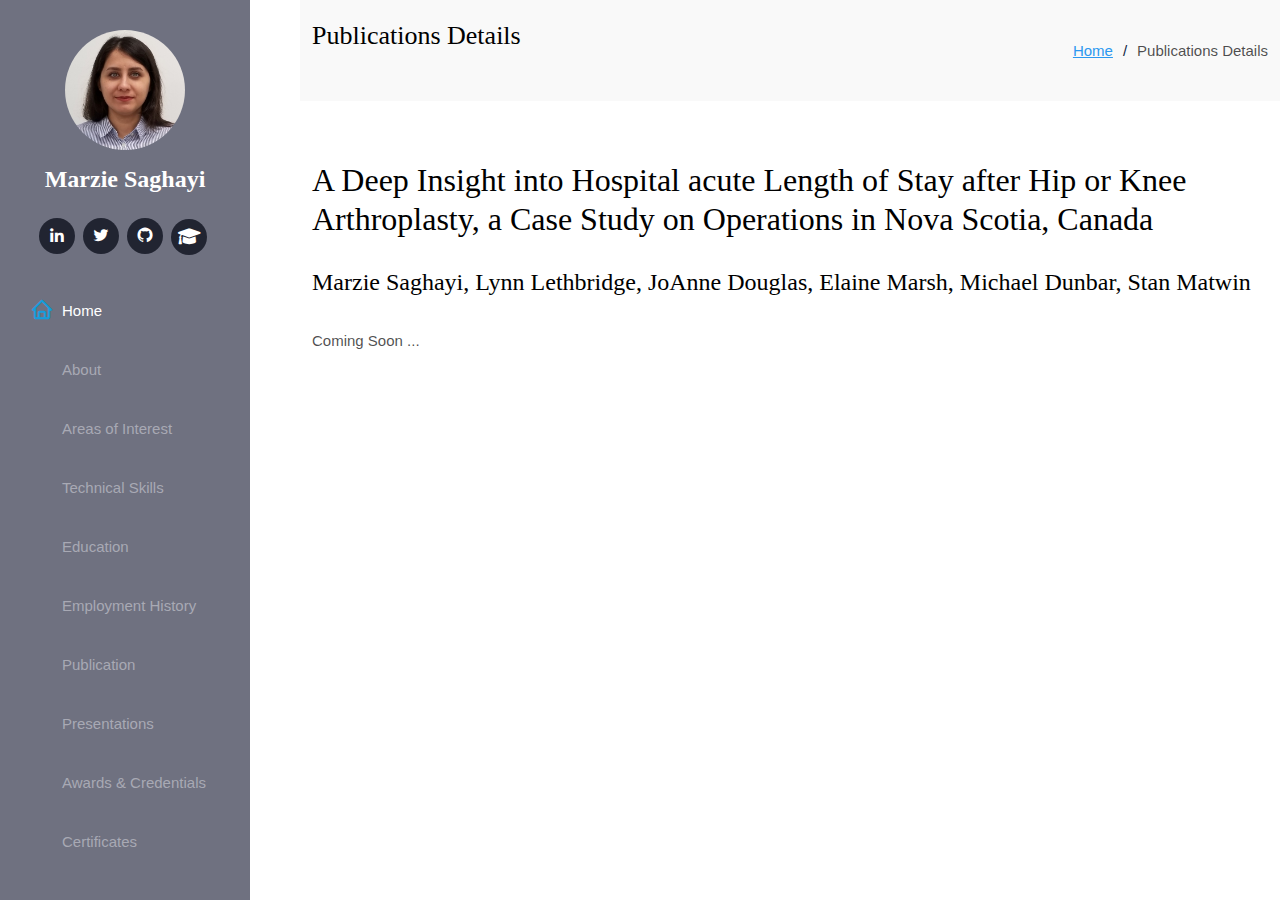
<file: publication-details.html>
<!DOCTYPE html>
<html lang="en">

<head>
  <meta charset="utf-8">
  <meta content="width=device-width, initial-scale=1.0" name="viewport">

  <title>publication Details</title>
  <meta content="" name="description">
  <meta content="" name="keywords">

  <!-- Favicons -->
  <link href="assets/img/favicon.png" rel="icon">
  <link href="assets/img/apple-touch-icon.png" rel="apple-touch-icon">

  <!-- Google Fonts -->
  <link href="https://fonts.googleapis.com/css?family=Open+Sans:300,300i,400,400i,600,600i,700,700i|Raleway:300,300i,400,400i,500,500i,600,600i,700,700i|Poppins:300,300i,400,400i,500,500i,600,600i,700,700i" rel="stylesheet">

  <!-- Icons -->
  <link rel="stylesheet" href="https://cdnjs.cloudflare.com/ajax/libs/font-awesome/4.7.0/css/font-awesome.min.css">
  <link href="assets/fontawesome/css/all.css" rel="stylesheet">


  <!-- Vendor CSS Files -->
  <link href="assets/vendor/aos/aos.css" rel="stylesheet">
  <link href="assets/vendor/bootstrap/css/bootstrap.min.css" rel="stylesheet">
  <link href="assets/vendor/bootstrap-icons/bootstrap-icons.css" rel="stylesheet">
  <link href="assets/vendor/boxicons/css/boxicons.min.css" rel="stylesheet">
  <link href="assets/vendor/glightbox/css/glightbox.min.css" rel="stylesheet">
  <link href="assets/vendor/swiper/swiper-bundle.min.css" rel="stylesheet">

  <!-- Template Main CSS File -->
  <link href="assets/css/style.css" rel="stylesheet">


</head>

<body>

  <!-- ======= Mobile nav toggle button ======= -->
  <i class="bi bi-list mobile-nav-toggle d-xl-none"></i>

  <!-- ======= Header ======= -->
  <header id="header">
    <div class="d-flex flex-column">

      <div class="profile">
        <img src="assets/img/profile-img.jpg" alt="" class="img-fluid rounded-circle">
        <h1 class="text-light"><a href="index.html">Marzie Saghayi</a></h1>
        <div class="social-links mt-4 text-center">
          <a href="https://www.linkedin.com/in/marzie-saghayi/" class="linkedin"><i class="bx bxl-linkedin"></i></a>
          <a href="https://twitter.com/MSaghayi" class="twitter"><i class="bx bxl-twitter"></i></a>
          <a href="https://github.com/saghayi" class="github"><i class="bx bxl-github"></i></a>
          <a href="https://scholar.google.com/citations?user=cJPcnYIAAAAJ&hl=en" class="GoogleScholar"><i class="fas fa-graduation-cap"></i></a>

        </div>
      </div>


      <nav id="navbar" class="nav-menu navbar">
        <ul>
          <li><a href="index.html" class="nav-link scrollto active"><i class="bx bx-home"></i> <span>Home</span></a></li>
          <li><a href="index.html#about" class="nav-link scrollto"><i class="bx bx-user"></i> <span>About</span></a></li>
          <li><a href="index.html#aio" class="nav-link scrollto"><i class="bx bx-bar-chart-alt-2"></i> <span>Areas of Interest</span></a></li>
          <li><a href="index.html#skills" class="nav-link scrollto"><i class="bx bx-server"></i> <span>Technical Skills</span></a></li>
          <li><a href="index.html#education" class="nav-link scrollto"><i class="bx bxs-graduation"></i> <span>Education</span></a></li>
          <li><a href="index.html#timeline" class="nav-link scrollto"><i class="bx bxs-book-bookmark"></i> <span>Employment History</span></a></li>
          <li><a href="index.html#publication" class="nav-link scrollto"><i class="bx bx-file-blank"></i> <span>Publication</span></a></li>
          <li><a href="index.html#presentation" class="nav-link scrollto"><i class="bx bx-book-content"></i> <span>Presentations</span></a></li>
          <li><a href="index.html#award" class="nav-link scrollto"><i class="bx bxs-award"></i> <span>Awards & Credentials</span></a></li>
          <li><a href="index.html#certificate" class="nav-link scrollto"><i class="bx bxs-notepad"></i> <span>Certificates</span></a></li>
          </ul>
      </nav><!-- .nav-menu -->
    </div>

  </header><!-- End Header -->

  <main id="main">

    <!-- ======= Breadcrumbs ======= -->
    <section id="breadcrumbs" class="breadcrumbs">
      <div class="container">

        <div class="d-flex justify-content-between align-items-center">
          <h2>Publications Details</h2>
          <ol>
            <li><a href="index.html">Home</a></li>
            <li>Publications Details</li>
          </ol>
        </div>

      </div>
    </section><!-- End Breadcrumbs -->

    <!-- ======= Portfolio Details Section ======= -->
    <section id="publication-details" class="publication-details">
      <div class="container">
            <div class="portfolio-description">
              <h2>A Deep Insight into Hospital acute Length of Stay after Hip or Knee Arthroplasty, a Case Study on Operations in Nova Scotia, Canada</h2>
              <h4>Marzie Saghayi, Lynn Lethbridge, JoAnne Douglas, Elaine Marsh, Michael Dunbar, Stan Matwin </h4>
              <p>Coming Soon ...</p>
            </div>
          </div>


    </section><!-- End Portfolio Details Section -->

  </main><!-- End #main -->



  <a href="#" class="back-to-top d-flex align-items-center justify-content-center"><i class="bi bi-arrow-up-short"></i></a>

  <!-- Vendor JS Files -->
  <script src="assets/vendor/purecounter/purecounter.js"></script>
  <script src="assets/vendor/aos/aos.js"></script>
  <script src="assets/vendor/bootstrap/js/bootstrap.bundle.min.js"></script>
  <script src="assets/vendor/glightbox/js/glightbox.min.js"></script>
  <script src="assets/vendor/isotope-layout/isotope.pkgd.min.js"></script>
  <script src="assets/vendor/swiper/swiper-bundle.min.js"></script>
  <script src="assets/vendor/typed.js/typed.min.js"></script>
  <script src="assets/vendor/waypoints/noframework.waypoints.js"></script>
  <script src="assets/vendor/php-email-form/validate.js"></script>

  <!-- Template Main JS File -->
  <script src="assets/js/main.js"></script>

</body>

</html>
</file>
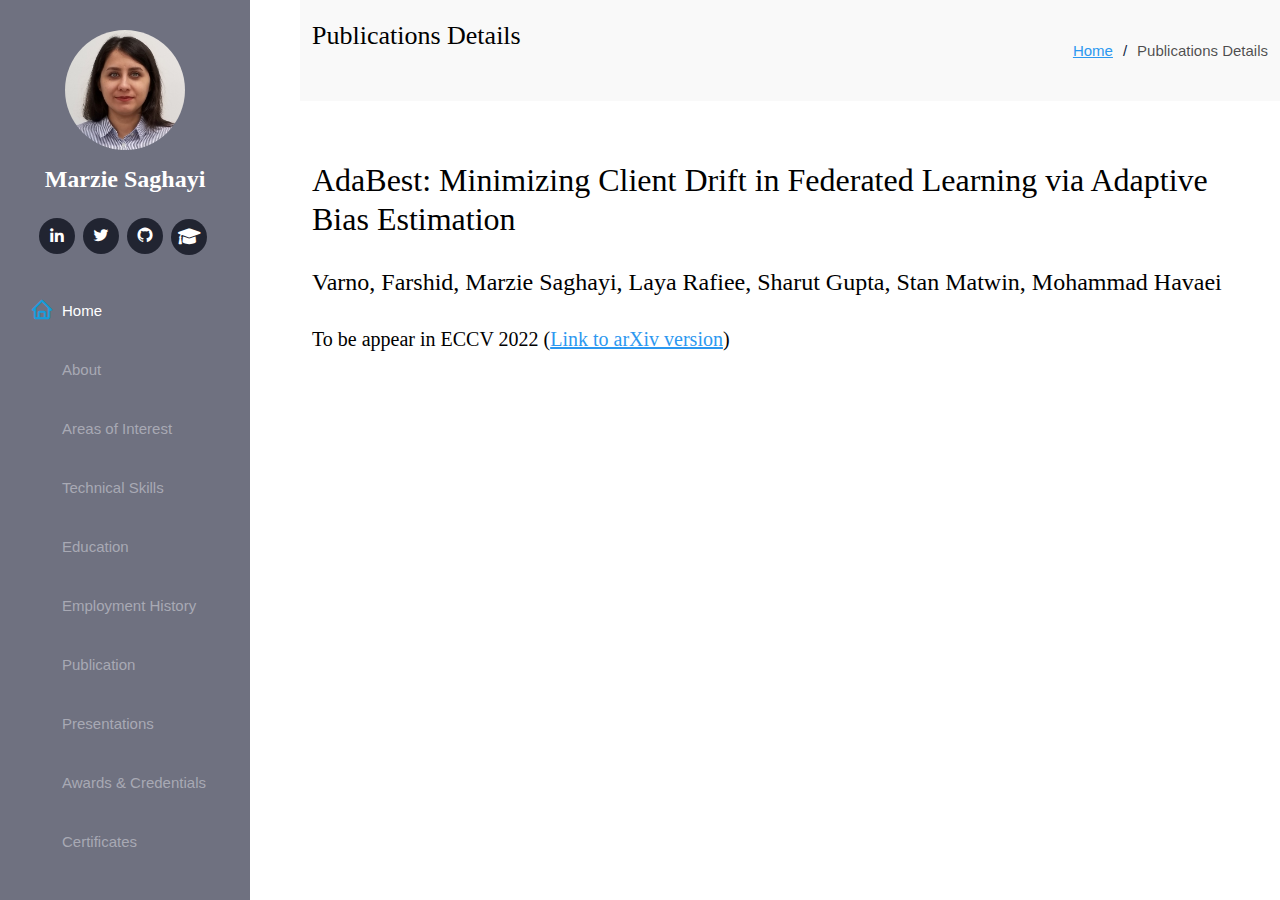
<file: publication-details2.html>
<!DOCTYPE html>
<html lang="en">

<head>
  <meta charset="utf-8">
  <meta content="width=device-width, initial-scale=1.0" name="viewport">

  <title>publication Details</title>
  <meta content="" name="description">
  <meta content="" name="keywords">

  <!-- Favicons -->
  <link href="assets/img/favicon.png" rel="icon">
  <link href="assets/img/apple-touch-icon.png" rel="apple-touch-icon">

  <!-- Google Fonts -->
  <link href="https://fonts.googleapis.com/css?family=Open+Sans:300,300i,400,400i,600,600i,700,700i|Raleway:300,300i,400,400i,500,500i,600,600i,700,700i|Poppins:300,300i,400,400i,500,500i,600,600i,700,700i" rel="stylesheet">

   <!-- Icons -->
  <link rel="stylesheet" href="https://cdnjs.cloudflare.com/ajax/libs/font-awesome/4.7.0/css/font-awesome.min.css">
  <link href="assets/fontawesome/css/all.css" rel="stylesheet">


  <!-- Vendor CSS Files -->
  <link href="assets/vendor/aos/aos.css" rel="stylesheet">
  <link href="assets/vendor/bootstrap/css/bootstrap.min.css" rel="stylesheet">
  <link href="assets/vendor/bootstrap-icons/bootstrap-icons.css" rel="stylesheet">
  <link href="assets/vendor/boxicons/css/boxicons.min.css" rel="stylesheet">
  <link href="assets/vendor/glightbox/css/glightbox.min.css" rel="stylesheet">
  <link href="assets/vendor/swiper/swiper-bundle.min.css" rel="stylesheet">

  <!-- Template Main CSS File -->
  <link href="assets/css/style.css" rel="stylesheet">


</head>

<body>

  <!-- ======= Mobile nav toggle button ======= -->
  <i class="bi bi-list mobile-nav-toggle d-xl-none"></i>

  <!-- ======= Header ======= -->
  <header id="header">
    <div class="d-flex flex-column">

      <div class="profile">
        <img src="assets/img/profile-img.jpg" alt="" class="img-fluid rounded-circle">
        <h1 class="text-light"><a href="index.html">Marzie Saghayi</a></h1>
        <div class="social-links mt-4 text-center">
          <a href="https://www.linkedin.com/in/marzie-saghayi/" class="linkedin"><i class="bx bxl-linkedin"></i></a>
          <a href="https://twitter.com/MSaghayi" class="twitter"><i class="bx bxl-twitter"></i></a>
          <a href="https://github.com/saghayi" class="github"><i class="bx bxl-github"></i></a>
          <a href="https://scholar.google.com/citations?user=cJPcnYIAAAAJ&hl=en" class="GoogleScholar"><i class="fas fa-graduation-cap"></i></a>

        </div>
      </div>


      <nav id="navbar" class="nav-menu navbar">
        <ul>
          <li><a href="index.html" class="nav-link scrollto active"><i class="bx bx-home"></i> <span>Home</span></a></li>
          <li><a href="index.html#about" class="nav-link scrollto"><i class="bx bx-user"></i> <span>About</span></a></li>
          <li><a href="index.html#aio" class="nav-link scrollto"><i class="bx bx-bar-chart-alt-2"></i> <span>Areas of Interest</span></a></li>
          <li><a href="index.html#skills" class="nav-link scrollto"><i class="bx bx-server"></i> <span>Technical Skills</span></a></li>
          <li><a href="index.html#education" class="nav-link scrollto"><i class="bx bxs-graduation"></i> <span>Education</span></a></li>
          <li><a href="index.html#timeline" class="nav-link scrollto"><i class="bx bxs-book-bookmark"></i> <span>Employment History</span></a></li>
          <li><a href="index.html#publication" class="nav-link scrollto"><i class="bx bx-file-blank"></i> <span>Publication</span></a></li>
          <li><a href="index.html#presentation" class="nav-link scrollto"><i class="bx bx-book-content"></i> <span>Presentations</span></a></li>
          <li><a href="index.html#award" class="nav-link scrollto"><i class="bx bxs-award"></i> <span>Awards & Credentials</span></a></li>
          <li><a href="index.html#certificate" class="nav-link scrollto"><i class="bx bxs-notepad"></i> <span>Certificates</span></a></li>
          </ul>
      </nav><!-- .nav-menu -->
    </div>


  </header><!-- End Header -->

  <main id="main">

    <!-- ======= Breadcrumbs ======= -->
    <section id="breadcrumbs" class="breadcrumbs">
      <div class="container">

        <div class="d-flex justify-content-between align-items-center">
          <h2>Publications Details</h2>
          <ol>
            <li><a href="index.html">Home</a></li>
            <li>Publications Details</li>
          </ol>
        </div>

      </div>
    </section><!-- End Breadcrumbs -->

    <!-- ======= Portfolio Details Section ======= -->
    <section id="publication-details" class="publication-details">
      <div class="container">
            <div class="portfolio-description">
              <h2>AdaBest: Minimizing Client Drift in Federated Learning via Adaptive Bias Estimation</h2>
              <h4>Varno, Farshid, Marzie Saghayi, Laya Rafiee, Sharut Gupta, Stan Matwin, Mohammad Havaei</h4>
              <h5>To be appear in ECCV 2022 (<a href="https://arxiv.org/pdf/2204.13170.pdf">Link to arXiv version</a>)</h5>
            </div>
          </div>


    </section><!-- End Portfolio Details Section -->

  </main><!-- End #main -->



  <a href="#" class="back-to-top d-flex align-items-center justify-content-center"><i class="bi bi-arrow-up-short"></i></a>

  <!-- Vendor JS Files -->
  <script src="assets/vendor/purecounter/purecounter.js"></script>
  <script src="assets/vendor/aos/aos.js"></script>
  <script src="assets/vendor/bootstrap/js/bootstrap.bundle.min.js"></script>
  <script src="assets/vendor/glightbox/js/glightbox.min.js"></script>
  <script src="assets/vendor/isotope-layout/isotope.pkgd.min.js"></script>
  <script src="assets/vendor/swiper/swiper-bundle.min.js"></script>
  <script src="assets/vendor/typed.js/typed.min.js"></script>
  <script src="assets/vendor/waypoints/noframework.waypoints.js"></script>
  <script src="assets/vendor/php-email-form/validate.js"></script>

  <!-- Template Main JS File -->
  <script src="assets/js/main.js"></script>

</body>

</html>
</file>
<file: assets/css/style.css>
/* =======================================================
*
* 	Template Style 
*	Edit this section
*
* ======================================================= */




/*--------------------------------------------------------------
# General
--------------------------------------------------------------*/
body {
  font-family: "Quicksand", Arial, sans-serif; 
  font-weight: 400;
  font-size: 15px;
  line-height: 1.8;
  color: rgba(0, 0, 0, 0.7); }
  @media screen and (max-width: 992px) {
    body {
      font-size: 16px; } }

a {
  color: #2c98f0;
  -webkit-transition: 0.5s;
  -o-transition: 0.5s;
  transition: 0.5s; }
  a:hover, a:active, a:focus {
    color: #2c98f0;
    outline: none;
    text-decoration: none !important; }

p {
  margin-bottom: 0.75em; }

h1, h2, h3, h4, h5, h6 {
  color: #000;
  font-family:  "Playfair Display", Georgia, serif;
  font-weight: 400;
  margin: 0 0 30px 0; }

/*--------------------------------------------------------------
# Back to top button
--------------------------------------------------------------*/
.back-to-top {
  position: fixed;
  visibility: hidden;
  opacity: 0;
  right: 15px;
  bottom: 15px;
  z-index: 996;
  background: #149ddd;
  width: 40px;
  height: 40px;
  border-radius: 50px;
  transition: all 0.4s;
}
.back-to-top i {
  font-size: 28px;
  color: #fff;
  line-height: 0;
}
.back-to-top:hover {
  background: #2eafec;
  color: #fff;
}
.back-to-top.active {
  visibility: visible;
  opacity: 1;
}

.heading-meta {
  margin-bottom: 15px;
  display: block;
  font-size: 14px;
  text-transform: uppercase;
  color: #999999;
  font-weight: 500;
  letter-spacing: 5px; }



/*--------------------------------------------------------------
# Header
--------------------------------------------------------------*/
#header {
  position: fixed;
  top: 0;
  left: 0;
  bottom: 0;
  width: 250px;
  transition: all ease-in-out 0.5s;
  z-index: 9997;
  transition: all 0.5s;
  padding: 0 15px;
  background: #6f7180;
  overflow-y: auto;
}
#header .profile img {
  margin: 30px auto;
  display: block;
  width: 120px;
  height: 120px;
  margin-bottom: 15px;
  -webkit-border-radius: 50%;
  -moz-border-radius: 50%;
  -ms-border-radius: 50%;
  border-radius: 50%; ; 

}
#header .profile h1 {
  font-size: 24px;
  margin: 0;
  padding: 0;
  font-weight: 600;
  -moz-text-align-last: center;
  text-align-last: center;
  font-family:  "Playfair Display", Georgia, serif;
}
#header .profile h1 a, #header .profile h1 a:hover {
  color: #fff;
  text-decoration: none;
}
#header .profile .social-links a {
  font-size: 18px;
  display: inline-block;
  background: #212431;
  color: #fff;
  line-height: 1;
  padding: 8px 0;
  margin-right: 4px;
  border-radius: 50%;
  text-align: center;
  width: 36px;
  height: 36px;
  transition: 0.3s;
}
#header .profile .social-links a:hover {
  background: #149ddd;
  color: #fff;
  text-decoration: none;
}

#main {
  margin-left: 300px;
}

@media (max-width: 1199px) {
  #header {
    left: -300px;
  }

  #main {
    margin-left: 0;
  }
}
/*--------------------------------------------------------------
# Navigation Menu
--------------------------------------------------------------*/
/* Desktop Navigation */
.nav-menu {
  padding: 30px 0 0 0;
}
.nav-menu * {
  margin: 0;
  padding: 0;
  list-style: none;
}
.nav-menu > ul > li {
  position: relative;
  white-space: nowrap;
}
.nav-menu a, .nav-menu a:focus {
  display: flex;
  align-items: center;
  color: #a8a9b4;
  padding: 12px 15px;
  margin-bottom: 8px;
  transition: 0.3s;
  font-size: 15px;
}
.nav-menu a i, .nav-menu a:focus i {
  font-size: 24px;
  padding-right: 8px;
  color: #6f7180;
}
.nav-menu a:hover, .nav-menu .active, .nav-menu .active:focus, .nav-menu li:hover > a {
  text-decoration: none;
  color: #fff;
}
.nav-menu a:hover i, .nav-menu .active i, .nav-menu .active:focus i, .nav-menu li:hover > a i {
  color: #149ddd;
}

/* Mobile Navigation */
.mobile-nav-toggle {
  position: fixed;
  right: 15px;
  top: 15px;
  z-index: 9998;
  border: 0;
  font-size: 24px;
  transition: all 0.4s;
  outline: none !important;
  background-color: #149ddd;
  color: #fff;
  width: 40px;
  height: 40px;
  display: inline-flex;
  align-items: center;
  justify-content: center;
  line-height: 0;
  border-radius: 50px;
  cursor: pointer;
}

.mobile-nav-active {
  overflow: hidden;
}
.mobile-nav-active #header {
  left: 0;
}


/*--------------------------------------------------------------
# Hero Section

--------------------------------------------------------------*/
#hero {
  width: 100%;
  height: 100vh;
  background: url("../img/hero-bg.jpg") center;
  background-size: cover;
}

#hero:before {
  content: "";
  background: rgba(5, 13, 24, 0.3);
  position: absolute;
  bottom: 0;
  top: 0;
  left: 0;
  right: 10;
  z-index: 1;
}

#hero .btn {
    display: block;
    width: 200px;
    
    border: 3px solid #fff;
    border-radius: 20px;
    
    padding: 0.5em;
    margin-top: 70px;
    margin-left: auto;
    margin-right: auto;
    
    color: #fff;
    text-decoration: none;
    font-size: 1em;
}


#hero .hero-container {
  position: relative;
  z-index: 2;
  min-width: 300px;
}
#hero h1 {
  margin: 70px 0 0px -150px;
  font-size: 46px;
  font-weight: 700;
  line-height: 56px;
  color: #fff;
}
#hero p {
  color: #fff;
  margin: 40px 0 0px -150px;
  margin-bottom: 50px;
  font-size: 20px;
  font-family:  "Playfair Display", Georgia, serif;
}


#hero p span {
  color: #fff;
  padding-bottom: 4px;
  letter-spacing: 1px;
  border-bottom: 3px solid #149ddd;
}
@media (min-width: 1024px) {
  #hero {
    background-attachment: fixed;
  }
}
@media (max-width: 768px) {
  #hero h1 {
    font-size: 20vw;
    line-height: 36px;
  }
  #hero h2 {
    font-size: 8vw;
    line-height: 24px;
    margin-bottom: 30px;
  }
    

}

/*--------------------------------------------------------------
# Sections General
--------------------------------------------------------------*/
section {
  padding: 60px 0;
  overflow: hidden;
}

.section-bg {
  background: #f5f8fd;
}

.section-title {
  padding-bottom: 30px;
}
.section-title h2 {
  font-size: 32px;
  font-weight: bold;
  margin-bottom: 20px;
  padding-bottom: 20px;
  position: relative;
  color: #313E3E;
}
.section-title h2::after {
  content: "";
  position: absolute;
  display: block;
  width: 50px;
  height: 3px;
  background: #149ddd;
  bottom: 0;
  left: 0;
}
.section-title p {
  margin-bottom: 0;
}

/*--------------------------------------------------------------
# About
--------------------------------------------------------------*/
.about .content h3 {
  font-weight: 700;
  font-size: 26px;
  color: #313E3E;
}
.about .content ul {
  list-style: none;
  padding: 0;
}
.about .content ul li {
  margin-bottom: 20px;
  display: flex;
  align-items: center;
}
.about .content ul strong {
  margin-right: 10px;
}
.about .content ul i {
  font-size: 16px;
  margin-right: 5px;
  color: #149ddd;
  line-height: 0;
}
.about .content p:last-child {
  margin-bottom: 0;
}

/*--------------------------------------------------------------
# Areas of Interest
--------------------------------------------------------------*/
.aio {
  padding-bottom: 30px;
}
.aio .count-box {
  padding: 30px;
  width: 100%;
}
.aio .count-box i {
  display: block;
  font-size: 20px;
  color: #149ddd;
  float: left;
  line-height: 0;
}
.aio .count-box span {
  font-size: 48px;
  line-height: 40px;
  display: block;
  font-weight: 700;
  color: #050d18;
  margin-left: 60px;
}
.aio .count-box p {
  padding: 15px 0 0 0;
  margin: 0 0 0 60px;
  font-family: "Raleway", sans-serif;
  font-size: 14px;
  color: #313E3E;
}
.aio .count-box a {
  font-weight: 600;
  display: block;
  margin-top: 20px;
  color: #313E3E;
  font-size: 15px;
  font-family: "Poppins", sans-serif;
  transition: ease-in-out 0.3s;
}
.aio .count-box a:hover {
  color: #1f5297;
}

/*--------------------------------------------------------------
# Akills
--------------------------------------------------------------*/
.skills .progress {
  height: 60px;
  display: block;
  background: none;
  border-radius: 0;
}
.skills .progress .skill {
  padding: 0;
  margin: 0 0 6px 0;
  text-transform: uppercase;
  display: block;
  font-weight: 600;
  font-family: "Poppins", sans-serif;
  color: #050d18;
}
.skills .progress .skill .val {
  float: right;
  font-style: normal;
}
.skills .progress-bar-wrap {
  background: #fff;
  height: 10px;
}
.skills .progress-bar {
  width: 1px;
  height: 10px;
  transition: 0.9s;
  background-color: #149ddd;
}



/*--------------------------------------------------------------
# Education
--------------------------------------------------------------*/
.education .education-title {
  font-size: 26px;
  font-weight: 700;
  margin-top: 20px;
  margin-bottom: 20px;
  color: #050d18;
}
.education .education-item {
  padding: 0 0 20px 20px;
  margin-top: -2px;
  border-left: 2px solid #1f5297;
  position: relative;
}
.education .education-item h4 {
  line-height: 18px;
  font-size: 18px;
  font-weight: 600;
  font-family: "Poppins", sans-serif;
  color: #050d18;
  margin-bottom: 10px;
}
.education .education-item h5 {
  font-size: 16px;
  background: #e4edf9;
  padding: 5px 15px;
  display: inline-block;
  font-weight: 600;
  margin-bottom: 10px;
}
.education .education-item ul {
  padding-left: 20px;
}
.education .education-item ul li {
  padding-bottom: 10px;
}
.education .education-item:last-child {
  padding-bottom: 0;
}
.education .education-item::before {
  content: "";
  position: absolute;
  width: 16px;
  height: 16px;
  border-radius: 50px;
  left: -9px;
  top: 0;
  background: #fff;
  border: 2px solid #1f5297;
}


/*--------------------------------------------------------------
# timeline
--------------------------------------------------------------*/
.timeline .timeline-title {
  font-size: 26px;
  font-weight: 700;
  margin-top: 20px;
  margin-bottom: 20px;
  color: #050d18;
}

.timeline ul li {
  list-style-type: none;
  position: relative;
  width: 6px;
  margin: 0 auto;
  padding-top: 50px;
  background: #6f7180;
}




.timeline .timeline-item h4 {
  line-height: 18px;
  font-size: 16px;
  font-weight: 600;
  font-family: "Poppins", sans-serif;
  color: #050d18;
  margin-bottom: 10px;
}


.timeline ul li h6 {
  font-family: "Poppins", sans-serif;
  font-style: italic;
  font-size: 14px;

}


.timeline ul li h5 {
  background: #fff;
  font-size: 16px;

}



 
.timeline ul li::after {
  content: '';
  position: absolute;
  left: 50%;
  bottom: 0;
  transform: translateX(-50%);
  width: 30px;
  height: 30px;
  border-radius: 50%;
  background: #6f7180;
  z-index: 1;
}

.timeline ul li div {
  position: relative;
  bottom: 0;
  width: 400px;
  padding: 15px;
  background: #e4edf9;
}
 
.timeline ul li div::before {
  content: '';
  position: absolute;
  bottom: 7px;
  width: 0;
  height: 0;
  border-style: solid;
}

.timeline ul li:nth-child(odd) div {
  left: -439px;
}
 
.timeline ul li:nth-child(odd) div::before {
  right: -15px;
  border-width: 8px 0 8px 16px;
  border-color: transparent transparent transparent #e4edf9;
}

.timeline ul li:nth-child(even) div {
  left: 45px;
}
 
.timeline ul li:nth-child(even) div::before {
  left: -15px;
  border-width: 8px 16px 8px 0;
  border-color: transparent #e4edf9 transparent transparent;
}



/*--------------------------------------------------------------
# publication
--------------------------------------------------------------*/
.publication .publication-item {
  margin-bottom: 30px;
}
.publication #publication-flters {
  padding: 0;
  margin: 0 auto 35px auto;
  list-style: none;
  text-align: center;
  background: #fff;
  border-radius: 50px;
  padding: 2px 15px;
}
.publication #publication-flters li {
  cursor: pointer;
  display: inline-block;
  padding: 10px 15px 8px 15px;
  font-size: 14px;
  font-weight: 600;
  line-height: 1;
  text-transform: uppercase;
  color: #272829;
  margin-bottom: 5px;
  transition: all 0.3s ease-in-out;
}
.publication #publication-flters li:hover, .publication #publication-flters li.filter-active {
  color: #149ddd;
}
.publication #publication-flters li:last-child {
  margin-right: 0;
}
.publication .publication-wrap {
  transition: 0.3s;
  position: relative;
  overflow: hidden;
  z-index: 1;
}
.publication .publication-wrap::before {
  content: "";
  background: rgba(255, 255, 255, 0.5);
  position: absolute;
  left: 0;
  right: 0;
  top: 0;
  bottom: 0;
  transition: all ease-in-out 0.3s;
  z-index: 2;
  opacity: 0;
}
.publication .publication-wrap .publication-links {
  opacity: 1;
  left: 0;
  right: 0;
  bottom: -60px;
  z-index: 3;
  position: absolute;
  transition: all ease-in-out 0.3s;
  display: flex;
  justify-content: center;
}
.publication .publication-wrap .publication-links a {
  color: #fff;
  font-size: 28px;
  text-align: center;
  background: rgba(20, 157, 221, 0.75);
  transition: 0.3s;
  width: 50%;
}
.publication .publication-wrap .publication-links a:hover {
  background: rgba(20, 157, 221, 0.95);
}
.publication .publication-wrap .publication-links a + a {
  border-left: 1px solid #37b3ed;
}
.publication .publication-wrap:hover::before {
  top: 0;
  left: 0;
  right: 0;
  bottom: 0;
  opacity: 1;
}
.publication .publication-wrap:hover .publication-links {
  opacity: 1;
  bottom: 0;
}

/*--------------------------------------------------------------
# publication Details
--------------------------------------------------------------*/
.publication {
  padding-top: 40px;
}
.publication .publication-slider img {
  width: 100%;
}
.publication .publication-slider .swiper-pagination {
  margin-top: 20px;
  position: relative;
}
.publication .publication-slider .swiper-pagination .swiper-pagination-bullet {
  width: 12px;
  height: 12px;
  background-color: #fff;
  opacity: 1;
  border: 1px solid #149ddd;
}
.publication .publication-slider .swiper-pagination .swiper-pagination-bullet-active {
  background-color: #149ddd;
}
.publication .publication-info {
  padding: 30px;
  box-shadow: 0px 0 30px rgba(5, 13, 24, 0.08);
}
.publication .publication-info h3 {
  font-size: 22px;
  font-weight: 700;
  margin-bottom: 20px;
  padding-bottom: 20px;
  border-bottom: 1px solid #eee;
}
.publication .publication-info ul {
  list-style: none;
  padding: 0;
  font-size: 15px;
}
.publication .publication-info ul li + li {
  margin-top: 10px;
}
.publication .publication-description {
  padding-top: 30px;
}
.publication .publication-description h2 {
  font-size: 26px;
  font-weight: 700;
  margin-bottom: 20px;
}
.publication .publication-description p {
  padding: 0;
}


/*--------------------------------------------------------------
# Presentations
--------------------------------------------------------------*/
.presentation .presentation-title {
  font-size: 26px;
  font-weight: 700;
  margin-top: 20px;
  margin-bottom: 20px;
  color: #050d18;
}

/* Timeline holder */
.presentation ul.timeline {
    list-style-type: none;
    position: relative;
    padding-left: 2.5rem;
    
}

 /* Timeline vertical line */
.presentation ul.timeline:before {
    content: ' ';
    background: #E8CBC0;
    background: -webkit-linear-gradient(to right, #E8CBC0, #636FA4);
    background: linear-gradient(to right, #E8CBC0, #636FA4);
    display: inline-block;
    position: absolute;
    left: 16px;
    width: 4px;
    height: 100%;
    z-index: 400;
    border-radius: 1rem;
}

.presentation li.timeline-item {
    margin: 0px 0;
    background: #E8CBC0;
    background: -webkit-linear-gradient(to right, #E8CBC0, #636FA4);
    background: linear-gradient(to right, #E8CBC0, #636FA4);
}

/* Timeline item arrow */
.presentation .timeline-arrow {
    border-top: 0.5rem solid transparent;
    border-right: 0.5rem solid #6f7180;
    border-bottom: 0.5rem solid transparent;
    display: block;
    position: absolute;
    left: 2rem;
}

/* Timeline item circle marker */
.presentation li.timeline-item::before {
    content: ' ';
    background: black;
    display: inline-block;
    position: absolute;
    border-radius: 50%;
    border: 3px solid #6f7180;
    left: 11px;
    width: 14px;
    height: 14px;
    z-index: 400;
    box-shadow: 0 0 5px rgba(0, 0, 0, 0.2);
}





/*--------------------------------------------------------------
# Services
--------------------------------------------------------------*/
.services .icon-box {
  margin-bottom: 20px;
}
.services .icon {
  float: left;
  display: flex;
  align-items: center;
  justify-content: center;
  width: 54px;
  height: 54px;
  background: #149ddd;
  border-radius: 50%;
  transition: 0.5s;
  border: 1px solid #149ddd;
}
.services .icon i {
  color: #fff;
  font-size: 24px;
  line-height: 0;
}
.services .icon-box:hover .icon {
  background: #fff;
}
.services .icon-box:hover .icon i {
  color: #149ddd;
}
.services .title {
  margin-left: 80px;
  font-weight: 700;
  margin-bottom: 15px;
  font-size: 18px;
}
.services .title a {
  color: #343a40;
}
.services .title a:hover {
  color: #149ddd;
}
.services .description {
  margin-left: 80px;
  line-height: 24px;
  font-size: 14px;
}


/*--------------------------------------------------------------
# Contact
--------------------------------------------------------------*/
.contact {
  padding-bottom: 130px;
}
.contact .info {
  padding: 30px;
  background: #fff;
  width: 100%;
  box-shadow: 0 0 24px 0 rgba(0, 0, 0, 0.12);
}
.contact .info i {
  font-size: 20px;
  color: #149ddd;
  float: left;
  width: 44px;
  height: 44px;
  background: #dff3fc;
  display: flex;
  justify-content: center;
  align-items: center;
  border-radius: 50px;
  transition: all 0.3s ease-in-out;
}
.contact .info h4 {
  padding: 0 0 0 60px;
  font-size: 22px;
  font-weight: 600;
  margin-bottom: 5px;
  color: #050d18;
}
.contact .info p {
  padding: 0 0 10px 60px;
  margin-bottom: 20px;
  font-size: 14px;
  color: #173b6c;
}
.contact .info .email p {
  padding-top: 5px;
}
.contact .info .social-links {
  padding-left: 60px;
}
.contact .info .social-links a {
  font-size: 18px;
  display: inline-block;
  background: #333;
  color: #fff;
  line-height: 1;
  padding: 8px 0;
  border-radius: 50%;
  text-align: center;
  width: 36px;
  height: 36px;
  transition: 0.3s;
  margin-right: 10px;
}
.contact .info .social-links a:hover {
  background: #149ddd;
  color: #fff;
}
.contact .info .email:hover i, .contact .info .address:hover i, .contact .info .phone:hover i {
  background: #149ddd;
  color: #fff;
}
.contact .php-email-form {
  width: 100%;
  padding: 30px;
  background: #fff;
  box-shadow: 0 0 24px 0 rgba(0, 0, 0, 0.12);
}
.contact .php-email-form .form-group {
  padding-bottom: 8px;
}
.contact .php-email-form .validate {
  display: none;
  color: red;
  margin: 0 0 15px 0;
  font-weight: 400;
  font-size: 13px;
}
.contact .php-email-form .error-message {
  display: none;
  color: #fff;
  background: #ed3c0d;
  text-align: left;
  padding: 15px;
  font-weight: 600;
}
.contact .php-email-form .error-message br + br {
  margin-top: 25px;
}
.contact .php-email-form .sent-message {
  display: none;
  color: #fff;
  background: #18d26e;
  text-align: center;
  padding: 15px;
  font-weight: 600;
}
.contact .php-email-form .loading {
  display: none;
  background: #fff;
  text-align: center;
  padding: 15px;
}
.contact .php-email-form .loading:before {
  content: "";
  display: inline-block;
  border-radius: 50%;
  width: 24px;
  height: 24px;
  margin: 0 10px -6px 0;
  border: 3px solid #18d26e;
  border-top-color: #eee;
  -webkit-animation: animate-loading 1s linear infinite;
  animation: animate-loading 1s linear infinite;
}
.contact .php-email-form .form-group {
  margin-bottom: 15px;
}
.contact .php-email-form label {
  padding-bottom: 8px;
}
.contact .php-email-form input, .contact .php-email-form textarea {
  border-radius: 0;
  box-shadow: none;
  font-size: 14px;
}
.contact .php-email-form input {
  height: 44px;
}
.contact .php-email-form textarea {
  padding: 10px 15px;
}
.contact .php-email-form button[type=submit] {
  background: #149ddd;
  border: 0;
  padding: 10px 24px;
  color: #fff;
  transition: 0.4s;
  border-radius: 4px;
}
.contact .php-email-form button[type=submit]:hover {
  background: #37b3ed;
}
@-webkit-keyframes animate-loading {
  0% {
    transform: rotate(0deg);
  }
  100% {
    transform: rotate(360deg);
  }
}
@keyframes animate-loading {
  0% {
    transform: rotate(0deg);
  }
  100% {
    transform: rotate(360deg);
  }
}

/*--------------------------------------------------------------
# Breadcrumbs
--------------------------------------------------------------*/
.breadcrumbs {
  padding: 20px 0;
  background: #f9f9f9;
}
.breadcrumbs h2 {
  font-size: 26px;
  font-weight: 300;
}
.breadcrumbs ol {
  display: flex;
  flex-wrap: wrap;
  list-style: none;
  padding: 0;
  margin: 0;
  font-size: 15px;
}
.breadcrumbs ol li + li {
  padding-left: 10px;
}
.breadcrumbs ol li + li::before {
  display: inline-block;
  padding-right: 10px;
  color: #0e2442;
  content: "/";
}
@media (max-width: 768px) {
  .breadcrumbs .d-flex {
    display: block !important;
  }
  .breadcrumbs ol {
    display: block;
  }
  .breadcrumbs ol li {
    display: inline-block;
  }
}

  /* Certificate */

.certificate .certificate-title {
  font-size: 26px;
  font-weight: 700;
  margin-top: 20px;
  margin-bottom: 20px;
  color: #050d18;
}

.certificate .certificate-item {
  padding: 0 0 20px 20px;
  margin-top: -2px;
  border-left: 2px solid #1f5297;
  position: relative;
}


.certificate img
{
    width: 100%;
    cursor: pointer;
}

.certificate .last-img
{
    margin-bottom: 20px;
}
</file>
